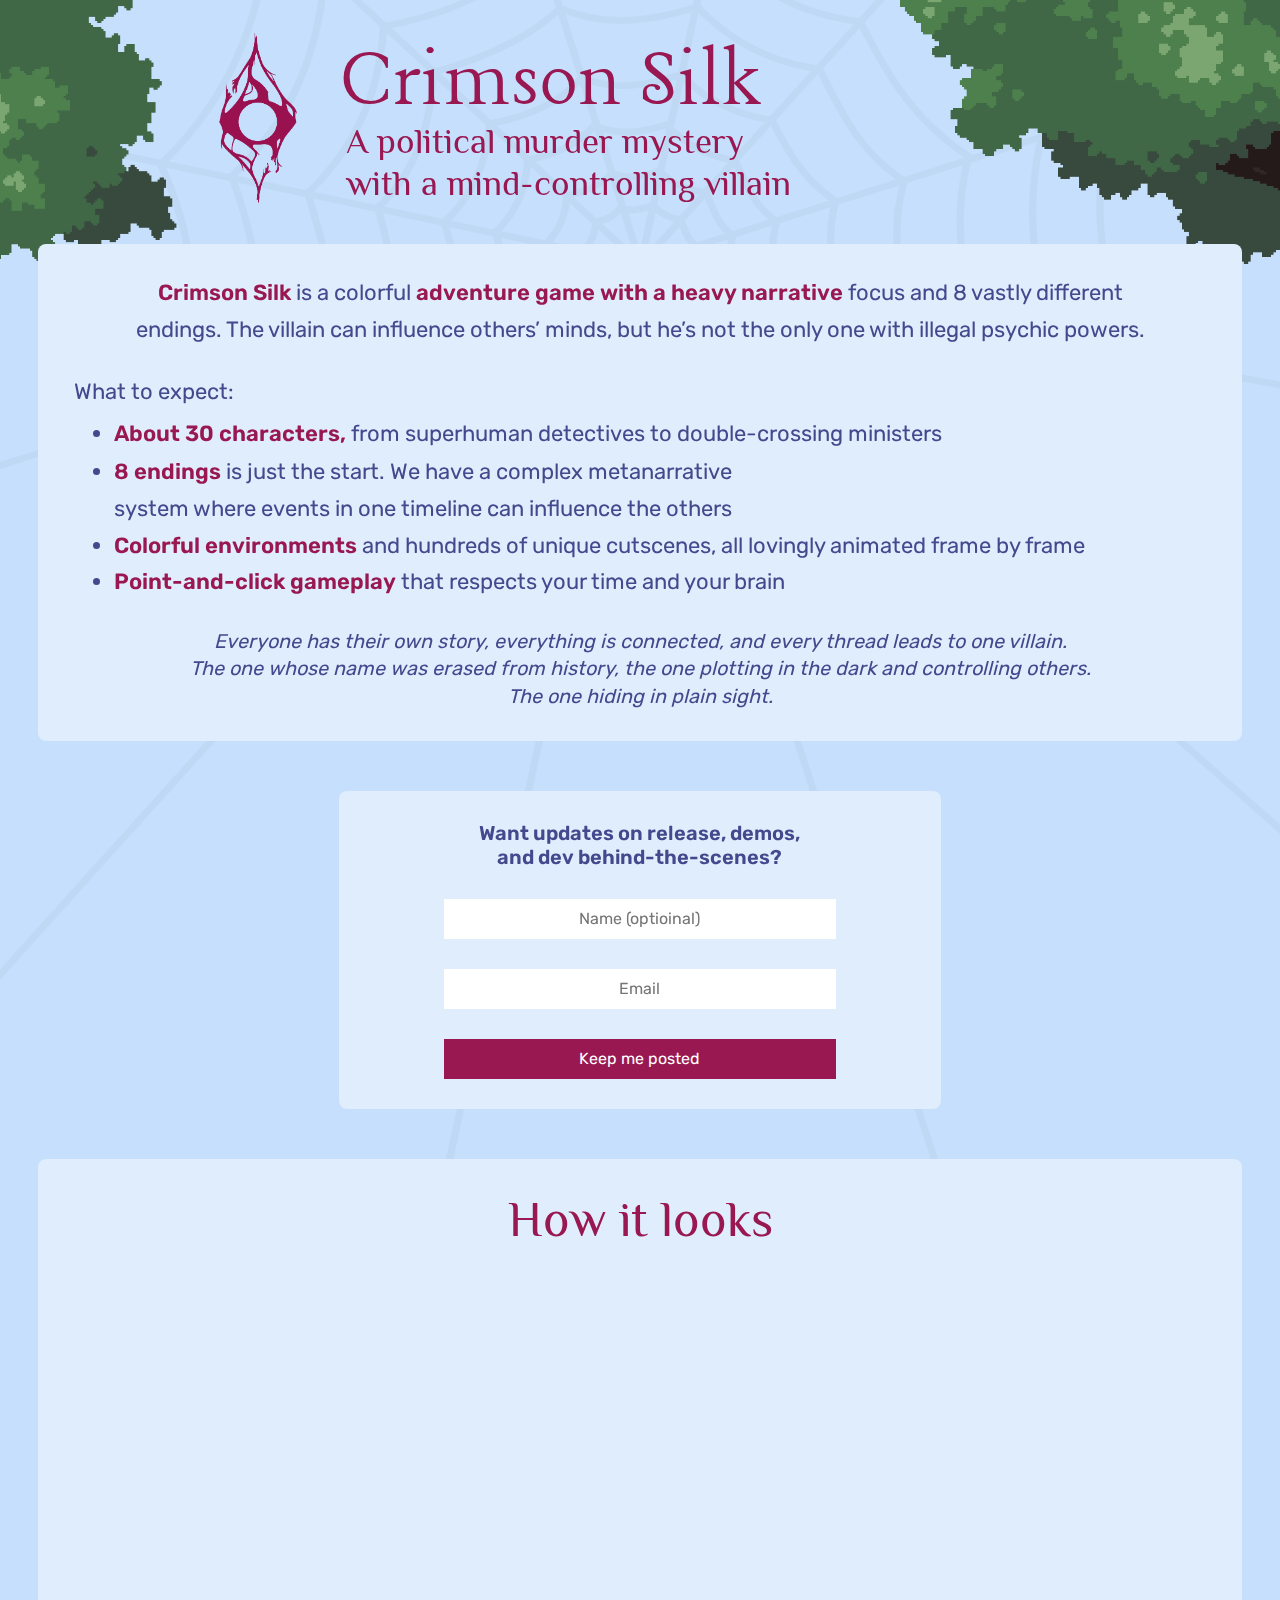
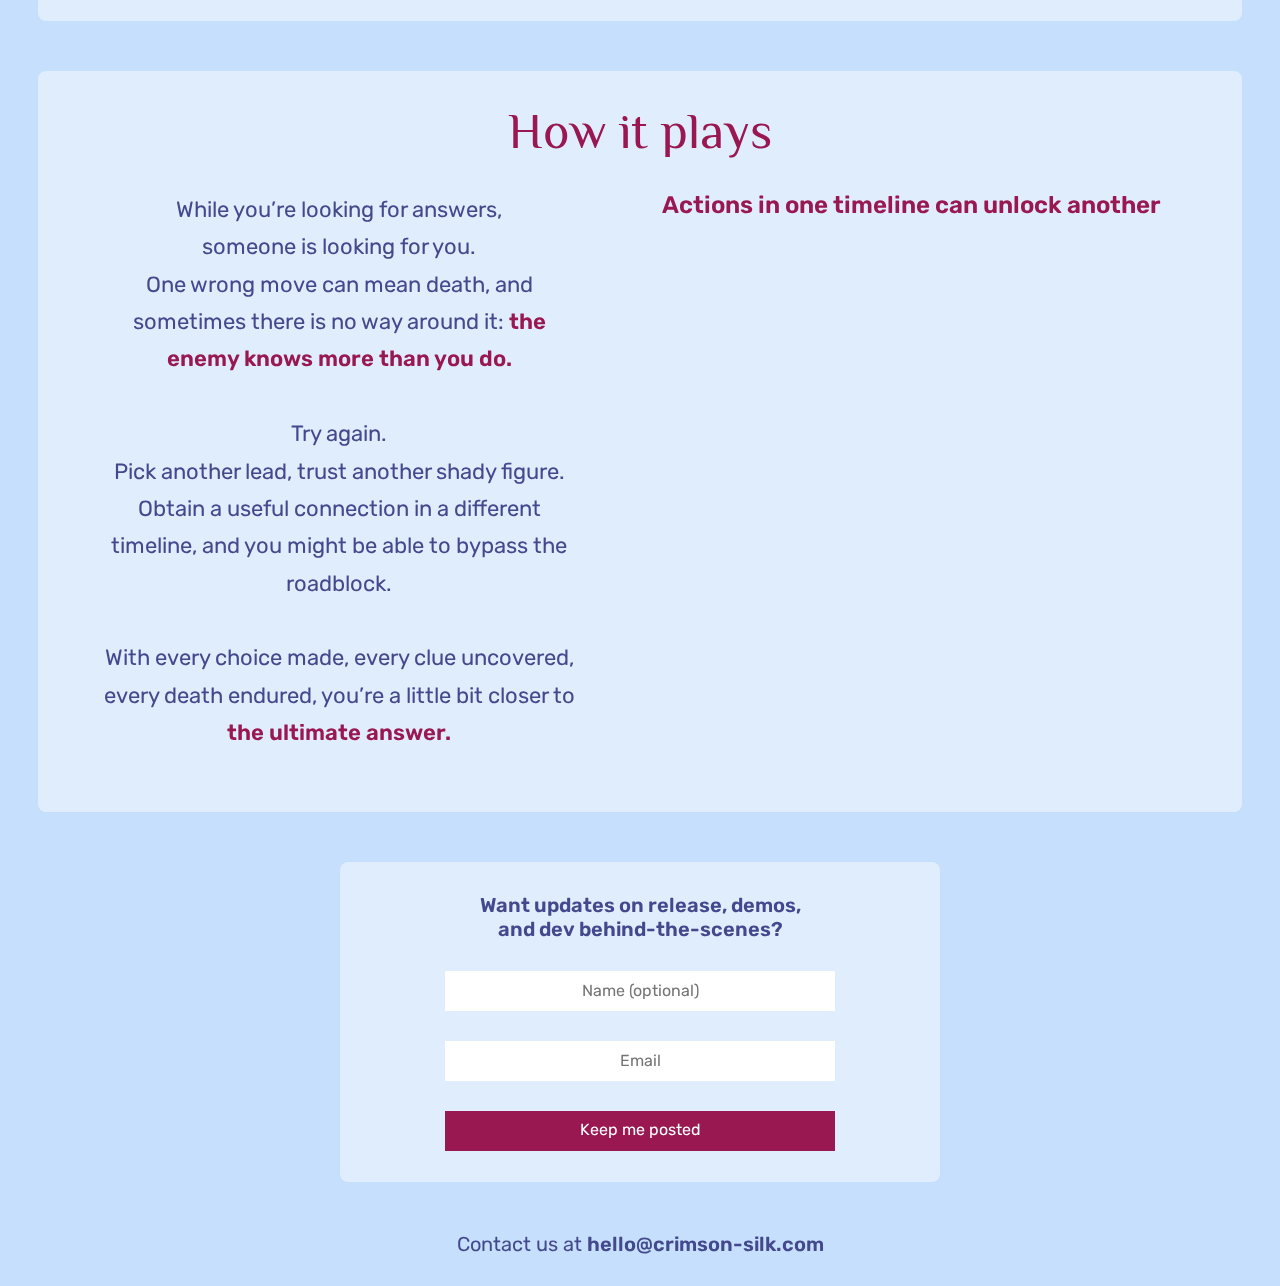
<file: index.html>
<!doctype html>
<html
  lang="en"
  data-ws-project="876674fd-bdc2-4983-808c-c34267a1c7bb"
  data-ws-last-published="2025-04-15T17:50:51.704Z"
>
  <head>
    <link
      rel="stylesheet"
      type="text/css"
      href="/assets/static/app_generated_index-6937cd5a.Bmcjg0lp.css"
    />
    <meta charset="UTF-8" />
    <meta name="viewport" content="width=device-width,initial-scale=1" />
    <link
      rel="preload"
      as="image"
      imagesrcset="/assets/image_2025-03-27_16-34-44_(4)_j3m4WWABlTErcAgrOxSJt.png 16w, /assets/image_2025-03-27_16-34-44_(4)_j3m4WWABlTErcAgrOxSJt.png 32w, /assets/image_2025-03-27_16-34-44_(4)_j3m4WWABlTErcAgrOxSJt.png 48w, /assets/image_2025-03-27_16-34-44_(4)_j3m4WWABlTErcAgrOxSJt.png 64w, /assets/image_2025-03-27_16-34-44_(4)_j3m4WWABlTErcAgrOxSJt.png 96w, /assets/image_2025-03-27_16-34-44_(4)_j3m4WWABlTErcAgrOxSJt.png 128w, /assets/image_2025-03-27_16-34-44_(4)_j3m4WWABlTErcAgrOxSJt.png 256w, /assets/image_2025-03-27_16-34-44_(4)_j3m4WWABlTErcAgrOxSJt.png 384w, /assets/image_2025-03-27_16-34-44_(4)_j3m4WWABlTErcAgrOxSJt.png 640w, /assets/image_2025-03-27_16-34-44_(4)_j3m4WWABlTErcAgrOxSJt.png 750w, /assets/image_2025-03-27_16-34-44_(4)_j3m4WWABlTErcAgrOxSJt.png 828w, /assets/image_2025-03-27_16-34-44_(4)_j3m4WWABlTErcAgrOxSJt.png 1080w, /assets/image_2025-03-27_16-34-44_(4)_j3m4WWABlTErcAgrOxSJt.png 1200w, /assets/image_2025-03-27_16-34-44_(4)_j3m4WWABlTErcAgrOxSJt.png 1920w, /assets/image_2025-03-27_16-34-44_(4)_j3m4WWABlTErcAgrOxSJt.png 2048w, /assets/image_2025-03-27_16-34-44_(4)_j3m4WWABlTErcAgrOxSJt.png 3840w"
      imagesizes="100vw"
    />
    <link
      rel="preload"
      as="image"
      imagesrcset="/assets/image_2025-03-27_16-34-44_(3)_Q63PqAZxfCtdrkGpH-LcY.png 16w, /assets/image_2025-03-27_16-34-44_(3)_Q63PqAZxfCtdrkGpH-LcY.png 32w, /assets/image_2025-03-27_16-34-44_(3)_Q63PqAZxfCtdrkGpH-LcY.png 48w, /assets/image_2025-03-27_16-34-44_(3)_Q63PqAZxfCtdrkGpH-LcY.png 64w, /assets/image_2025-03-27_16-34-44_(3)_Q63PqAZxfCtdrkGpH-LcY.png 96w, /assets/image_2025-03-27_16-34-44_(3)_Q63PqAZxfCtdrkGpH-LcY.png 128w, /assets/image_2025-03-27_16-34-44_(3)_Q63PqAZxfCtdrkGpH-LcY.png 256w, /assets/image_2025-03-27_16-34-44_(3)_Q63PqAZxfCtdrkGpH-LcY.png 384w, /assets/image_2025-03-27_16-34-44_(3)_Q63PqAZxfCtdrkGpH-LcY.png 640w, /assets/image_2025-03-27_16-34-44_(3)_Q63PqAZxfCtdrkGpH-LcY.png 750w, /assets/image_2025-03-27_16-34-44_(3)_Q63PqAZxfCtdrkGpH-LcY.png 828w, /assets/image_2025-03-27_16-34-44_(3)_Q63PqAZxfCtdrkGpH-LcY.png 1080w, /assets/image_2025-03-27_16-34-44_(3)_Q63PqAZxfCtdrkGpH-LcY.png 1200w, /assets/image_2025-03-27_16-34-44_(3)_Q63PqAZxfCtdrkGpH-LcY.png 1920w, /assets/image_2025-03-27_16-34-44_(3)_Q63PqAZxfCtdrkGpH-LcY.png 2048w, /assets/image_2025-03-27_16-34-44_(3)_Q63PqAZxfCtdrkGpH-LcY.png 3840w"
      imagesizes="100vw"
    />
    <link
      rel="preload"
      as="image"
      imagesrcset="/assets/iron-dragon__2p4STuGckQyfBCt-rEFW.png 16w, /assets/iron-dragon__2p4STuGckQyfBCt-rEFW.png 32w, /assets/iron-dragon__2p4STuGckQyfBCt-rEFW.png 48w, /assets/iron-dragon__2p4STuGckQyfBCt-rEFW.png 64w, /assets/iron-dragon__2p4STuGckQyfBCt-rEFW.png 96w, /assets/iron-dragon__2p4STuGckQyfBCt-rEFW.png 128w, /assets/iron-dragon__2p4STuGckQyfBCt-rEFW.png 256w, /assets/iron-dragon__2p4STuGckQyfBCt-rEFW.png 384w, /assets/iron-dragon__2p4STuGckQyfBCt-rEFW.png 640w, /assets/iron-dragon__2p4STuGckQyfBCt-rEFW.png 750w, /assets/iron-dragon__2p4STuGckQyfBCt-rEFW.png 828w, /assets/iron-dragon__2p4STuGckQyfBCt-rEFW.png 1080w, /assets/iron-dragon__2p4STuGckQyfBCt-rEFW.png 1200w, /assets/iron-dragon__2p4STuGckQyfBCt-rEFW.png 1920w, /assets/iron-dragon__2p4STuGckQyfBCt-rEFW.png 2048w, /assets/iron-dragon__2p4STuGckQyfBCt-rEFW.png 3840w"
      imagesizes="100vw"
    />
    <link
      rel="preload"
      as="image"
      imagesrcset="/assets/mansion-standardized_Rtj3Ng1EQhvJRATOIpb8z.gif 16w, /assets/mansion-standardized_Rtj3Ng1EQhvJRATOIpb8z.gif 32w, /assets/mansion-standardized_Rtj3Ng1EQhvJRATOIpb8z.gif 48w, /assets/mansion-standardized_Rtj3Ng1EQhvJRATOIpb8z.gif 64w, /assets/mansion-standardized_Rtj3Ng1EQhvJRATOIpb8z.gif 96w, /assets/mansion-standardized_Rtj3Ng1EQhvJRATOIpb8z.gif 128w, /assets/mansion-standardized_Rtj3Ng1EQhvJRATOIpb8z.gif 256w, /assets/mansion-standardized_Rtj3Ng1EQhvJRATOIpb8z.gif 384w, /assets/mansion-standardized_Rtj3Ng1EQhvJRATOIpb8z.gif 640w, /assets/mansion-standardized_Rtj3Ng1EQhvJRATOIpb8z.gif 750w, /assets/mansion-standardized_Rtj3Ng1EQhvJRATOIpb8z.gif 828w, /assets/mansion-standardized_Rtj3Ng1EQhvJRATOIpb8z.gif 1080w, /assets/mansion-standardized_Rtj3Ng1EQhvJRATOIpb8z.gif 1200w, /assets/mansion-standardized_Rtj3Ng1EQhvJRATOIpb8z.gif 1920w, /assets/mansion-standardized_Rtj3Ng1EQhvJRATOIpb8z.gif 2048w, /assets/mansion-standardized_Rtj3Ng1EQhvJRATOIpb8z.gif 3840w"
      imagesizes="100vw"
    />
    <link
      rel="preload"
      as="image"
      imagesrcset="/assets/image_2025-03-27_16-34-44_(2)_EKPxDDujXggj2kSy9vUjQ.png 16w, /assets/image_2025-03-27_16-34-44_(2)_EKPxDDujXggj2kSy9vUjQ.png 32w, /assets/image_2025-03-27_16-34-44_(2)_EKPxDDujXggj2kSy9vUjQ.png 48w, /assets/image_2025-03-27_16-34-44_(2)_EKPxDDujXggj2kSy9vUjQ.png 64w, /assets/image_2025-03-27_16-34-44_(2)_EKPxDDujXggj2kSy9vUjQ.png 96w, /assets/image_2025-03-27_16-34-44_(2)_EKPxDDujXggj2kSy9vUjQ.png 128w, /assets/image_2025-03-27_16-34-44_(2)_EKPxDDujXggj2kSy9vUjQ.png 256w, /assets/image_2025-03-27_16-34-44_(2)_EKPxDDujXggj2kSy9vUjQ.png 384w, /assets/image_2025-03-27_16-34-44_(2)_EKPxDDujXggj2kSy9vUjQ.png 640w, /assets/image_2025-03-27_16-34-44_(2)_EKPxDDujXggj2kSy9vUjQ.png 750w, /assets/image_2025-03-27_16-34-44_(2)_EKPxDDujXggj2kSy9vUjQ.png 828w, /assets/image_2025-03-27_16-34-44_(2)_EKPxDDujXggj2kSy9vUjQ.png 1080w, /assets/image_2025-03-27_16-34-44_(2)_EKPxDDujXggj2kSy9vUjQ.png 1200w, /assets/image_2025-03-27_16-34-44_(2)_EKPxDDujXggj2kSy9vUjQ.png 1920w, /assets/image_2025-03-27_16-34-44_(2)_EKPxDDujXggj2kSy9vUjQ.png 2048w, /assets/image_2025-03-27_16-34-44_(2)_EKPxDDujXggj2kSy9vUjQ.png 3840w"
      imagesizes="100vw"
    />
    <link
      rel="preload"
      as="image"
      imagesrcset="/assets/image_2025-03-27_16-34-44_(5)_3gkDMustGsudRERrpaB7R.png 16w, /assets/image_2025-03-27_16-34-44_(5)_3gkDMustGsudRERrpaB7R.png 32w, /assets/image_2025-03-27_16-34-44_(5)_3gkDMustGsudRERrpaB7R.png 48w, /assets/image_2025-03-27_16-34-44_(5)_3gkDMustGsudRERrpaB7R.png 64w, /assets/image_2025-03-27_16-34-44_(5)_3gkDMustGsudRERrpaB7R.png 96w, /assets/image_2025-03-27_16-34-44_(5)_3gkDMustGsudRERrpaB7R.png 128w, /assets/image_2025-03-27_16-34-44_(5)_3gkDMustGsudRERrpaB7R.png 256w, /assets/image_2025-03-27_16-34-44_(5)_3gkDMustGsudRERrpaB7R.png 384w, /assets/image_2025-03-27_16-34-44_(5)_3gkDMustGsudRERrpaB7R.png 640w, /assets/image_2025-03-27_16-34-44_(5)_3gkDMustGsudRERrpaB7R.png 750w, /assets/image_2025-03-27_16-34-44_(5)_3gkDMustGsudRERrpaB7R.png 828w, /assets/image_2025-03-27_16-34-44_(5)_3gkDMustGsudRERrpaB7R.png 1080w, /assets/image_2025-03-27_16-34-44_(5)_3gkDMustGsudRERrpaB7R.png 1200w, /assets/image_2025-03-27_16-34-44_(5)_3gkDMustGsudRERrpaB7R.png 1920w, /assets/image_2025-03-27_16-34-44_(5)_3gkDMustGsudRERrpaB7R.png 2048w, /assets/image_2025-03-27_16-34-44_(5)_3gkDMustGsudRERrpaB7R.png 3840w"
      imagesizes="100vw"
    />
    <link
      rel="preload"
      as="image"
      imagesrcset="/assets/monument-shrunk_YDfXq7fKPVM1UHyuU-EmU.gif 16w, /assets/monument-shrunk_YDfXq7fKPVM1UHyuU-EmU.gif 32w, /assets/monument-shrunk_YDfXq7fKPVM1UHyuU-EmU.gif 48w, /assets/monument-shrunk_YDfXq7fKPVM1UHyuU-EmU.gif 64w, /assets/monument-shrunk_YDfXq7fKPVM1UHyuU-EmU.gif 96w, /assets/monument-shrunk_YDfXq7fKPVM1UHyuU-EmU.gif 128w, /assets/monument-shrunk_YDfXq7fKPVM1UHyuU-EmU.gif 256w, /assets/monument-shrunk_YDfXq7fKPVM1UHyuU-EmU.gif 384w, /assets/monument-shrunk_YDfXq7fKPVM1UHyuU-EmU.gif 640w, /assets/monument-shrunk_YDfXq7fKPVM1UHyuU-EmU.gif 750w, /assets/monument-shrunk_YDfXq7fKPVM1UHyuU-EmU.gif 828w, /assets/monument-shrunk_YDfXq7fKPVM1UHyuU-EmU.gif 1080w, /assets/monument-shrunk_YDfXq7fKPVM1UHyuU-EmU.gif 1200w, /assets/monument-shrunk_YDfXq7fKPVM1UHyuU-EmU.gif 1920w, /assets/monument-shrunk_YDfXq7fKPVM1UHyuU-EmU.gif 2048w, /assets/monument-shrunk_YDfXq7fKPVM1UHyuU-EmU.gif 3840w"
      imagesizes="100vw"
    />
    <link
      rel="preload"
      as="image"
      imagesrcset="/assets/mespa-slideshow_bHEEnYrg1pD6-W433OFV4.png 16w, /assets/mespa-slideshow_bHEEnYrg1pD6-W433OFV4.png 32w, /assets/mespa-slideshow_bHEEnYrg1pD6-W433OFV4.png 48w, /assets/mespa-slideshow_bHEEnYrg1pD6-W433OFV4.png 64w, /assets/mespa-slideshow_bHEEnYrg1pD6-W433OFV4.png 96w, /assets/mespa-slideshow_bHEEnYrg1pD6-W433OFV4.png 128w, /assets/mespa-slideshow_bHEEnYrg1pD6-W433OFV4.png 256w, /assets/mespa-slideshow_bHEEnYrg1pD6-W433OFV4.png 384w, /assets/mespa-slideshow_bHEEnYrg1pD6-W433OFV4.png 640w, /assets/mespa-slideshow_bHEEnYrg1pD6-W433OFV4.png 750w, /assets/mespa-slideshow_bHEEnYrg1pD6-W433OFV4.png 828w, /assets/mespa-slideshow_bHEEnYrg1pD6-W433OFV4.png 1080w, /assets/mespa-slideshow_bHEEnYrg1pD6-W433OFV4.png 1200w, /assets/mespa-slideshow_bHEEnYrg1pD6-W433OFV4.png 1920w, /assets/mespa-slideshow_bHEEnYrg1pD6-W433OFV4.png 2048w, /assets/mespa-slideshow_bHEEnYrg1pD6-W433OFV4.png 3840w"
      imagesizes="100vw"
    />
    <link
      rel="preload"
      as="image"
      imagesrcset="/assets/image_2025-03-27_16-34-45_3Bc7F7xVZ8aU_cRyHBGT5.png 16w, /assets/image_2025-03-27_16-34-45_3Bc7F7xVZ8aU_cRyHBGT5.png 32w, /assets/image_2025-03-27_16-34-45_3Bc7F7xVZ8aU_cRyHBGT5.png 48w, /assets/image_2025-03-27_16-34-45_3Bc7F7xVZ8aU_cRyHBGT5.png 64w, /assets/image_2025-03-27_16-34-45_3Bc7F7xVZ8aU_cRyHBGT5.png 96w, /assets/image_2025-03-27_16-34-45_3Bc7F7xVZ8aU_cRyHBGT5.png 128w, /assets/image_2025-03-27_16-34-45_3Bc7F7xVZ8aU_cRyHBGT5.png 256w, /assets/image_2025-03-27_16-34-45_3Bc7F7xVZ8aU_cRyHBGT5.png 384w, /assets/image_2025-03-27_16-34-45_3Bc7F7xVZ8aU_cRyHBGT5.png 640w, /assets/image_2025-03-27_16-34-45_3Bc7F7xVZ8aU_cRyHBGT5.png 750w, /assets/image_2025-03-27_16-34-45_3Bc7F7xVZ8aU_cRyHBGT5.png 828w, /assets/image_2025-03-27_16-34-45_3Bc7F7xVZ8aU_cRyHBGT5.png 1080w, /assets/image_2025-03-27_16-34-45_3Bc7F7xVZ8aU_cRyHBGT5.png 1200w, /assets/image_2025-03-27_16-34-45_3Bc7F7xVZ8aU_cRyHBGT5.png 1920w, /assets/image_2025-03-27_16-34-45_3Bc7F7xVZ8aU_cRyHBGT5.png 2048w, /assets/image_2025-03-27_16-34-45_3Bc7F7xVZ8aU_cRyHBGT5.png 3840w"
      imagesizes="100vw"
    />
    <meta property="og:url" content="https://url/" />
    <title>Crimson Silk</title>
    <meta property="og:title" content="Crimson Silk" />
    <meta property="og:type" content="website" />
    <meta property="og:site_name" content="Crimson Silk" />
    <meta name="robots" content="noindex, nofollow" />
    <link rel="icon" href="/assets/favicon_qrJ64vkOCXdRrwK-osPCw.png" />
    <link
      rel="preload"
      href="/assets/Rubik-SemiBold_ynKxJotlCb8xCsR0IsB3F.ttf"
      as="font"
      crossorigin="anonymous"
    />
    <link
      rel="preload"
      href="/assets/Philosopher-Regular_1KNqhlCBnfjxEJGDq3GtA.ttf"
      as="font"
      crossorigin="anonymous"
    />
    <link
      rel="preload"
      href="/assets/Rubik-Regular_p0U8UIIQ3XCTWA_7946AC.ttf"
      as="font"
      crossorigin="anonymous"
    />
    <link
      rel="preload"
      href="/assets/Lancelot-Regular_NusAJwBxiViikVpG8UyYF.ttf"
      as="font"
      crossorigin="anonymous"
    />
    <link
      rel="preload"
      href="/assets/Rubik-Light_qBawKvejJPTZa4uXNvqEA.ttf"
      as="font"
      crossorigin="anonymous"
    />
    <script type="application/ld+json">
      {
        "@context": "https://schema.org",
        "@type": "WebSite",
        "name": "Crimson Silk",
        "url": "https://url"
      }
    </script>
  </head>
  <body
    class="w-body cidaak7 cu6k458 cv2hkqf c1bzf81u c16uyabr cz901e2 c1lnvzzf ctqzlr1 cxwr3sb cnrnf1c c4ilm6h ctsejke crx9igo"
  >
    <div
      class="w-box c1ftvq4n cqmjode c1kgt9cc cgrszbu c1arp59a c1kul9ht c1h0ki2e c1qflpj3 c1lnvzzf cgac7s7 cz14njz c2yh4pf co0jr22"
    >
      <img
        alt=""
        width="1474"
        height="1100"
        src="/assets/tree2_VLJijp46EpRn4COpFbCoR.png"
        class="w-image cl752jv cfa7a9l cilflal cqqqur1 c1lqhn97 c1ogyz75 c12dhha3"
        sizes="100vw"
        srcset="
          /assets/tree2_VLJijp46EpRn4COpFbCoR.png   16w,
          /assets/tree2_VLJijp46EpRn4COpFbCoR.png   32w,
          /assets/tree2_VLJijp46EpRn4COpFbCoR.png   48w,
          /assets/tree2_VLJijp46EpRn4COpFbCoR.png   64w,
          /assets/tree2_VLJijp46EpRn4COpFbCoR.png   96w,
          /assets/tree2_VLJijp46EpRn4COpFbCoR.png  128w,
          /assets/tree2_VLJijp46EpRn4COpFbCoR.png  256w,
          /assets/tree2_VLJijp46EpRn4COpFbCoR.png  384w,
          /assets/tree2_VLJijp46EpRn4COpFbCoR.png  640w,
          /assets/tree2_VLJijp46EpRn4COpFbCoR.png  750w,
          /assets/tree2_VLJijp46EpRn4COpFbCoR.png  828w,
          /assets/tree2_VLJijp46EpRn4COpFbCoR.png 1080w,
          /assets/tree2_VLJijp46EpRn4COpFbCoR.png 1200w,
          /assets/tree2_VLJijp46EpRn4COpFbCoR.png 1920w,
          /assets/tree2_VLJijp46EpRn4COpFbCoR.png 2048w,
          /assets/tree2_VLJijp46EpRn4COpFbCoR.png 3840w
        "
        decoding="async"
        loading="lazy"
      />
      <div
        class="w-box c1cgoccf csrob2v cqlgcjh ctboiuc c5ln87m cwbc7o4 c7toif2 cnaofqy c1npner0 cblat7g c1vgdnae cn3amhy c1n48oha crdejm c1igym9j"
      >
        <img
          alt=""
          width="2560"
          height="2560"
          src="/assets/Spider-Web_FcA7YGMexvrMJ--v953XR.png"
          class="w-image cqlgcjh ctboiuc cpkoeef cblat7g c8qff21 c1bx1ux7 c5d20rb c5ln87m c1sioywo c132obp4 cbyxmcj chi7z3m cmuyar9 c1igym9j"
          sizes="100vw"
          srcset="
            /assets/Spider-Web_FcA7YGMexvrMJ--v953XR.png   16w,
            /assets/Spider-Web_FcA7YGMexvrMJ--v953XR.png   32w,
            /assets/Spider-Web_FcA7YGMexvrMJ--v953XR.png   48w,
            /assets/Spider-Web_FcA7YGMexvrMJ--v953XR.png   64w,
            /assets/Spider-Web_FcA7YGMexvrMJ--v953XR.png   96w,
            /assets/Spider-Web_FcA7YGMexvrMJ--v953XR.png  128w,
            /assets/Spider-Web_FcA7YGMexvrMJ--v953XR.png  256w,
            /assets/Spider-Web_FcA7YGMexvrMJ--v953XR.png  384w,
            /assets/Spider-Web_FcA7YGMexvrMJ--v953XR.png  640w,
            /assets/Spider-Web_FcA7YGMexvrMJ--v953XR.png  750w,
            /assets/Spider-Web_FcA7YGMexvrMJ--v953XR.png  828w,
            /assets/Spider-Web_FcA7YGMexvrMJ--v953XR.png 1080w,
            /assets/Spider-Web_FcA7YGMexvrMJ--v953XR.png 1200w,
            /assets/Spider-Web_FcA7YGMexvrMJ--v953XR.png 1920w,
            /assets/Spider-Web_FcA7YGMexvrMJ--v953XR.png 2048w,
            /assets/Spider-Web_FcA7YGMexvrMJ--v953XR.png 3840w
          "
          decoding="async"
          loading="lazy"
        />
      </div>
      <img
        alt=""
        width="1474"
        height="1060"
        src="/assets/tree1_EX3qrX7vH8Nb6w_dyzfjy.png"
        class="w-image cl752jv c1lyp6qd c132obp4 cobvief cfa7a9l cstahv0 co4iz5z c1ogyz75 c12dhha3"
        sizes="100vw"
        srcset="
          /assets/tree1_EX3qrX7vH8Nb6w_dyzfjy.png   16w,
          /assets/tree1_EX3qrX7vH8Nb6w_dyzfjy.png   32w,
          /assets/tree1_EX3qrX7vH8Nb6w_dyzfjy.png   48w,
          /assets/tree1_EX3qrX7vH8Nb6w_dyzfjy.png   64w,
          /assets/tree1_EX3qrX7vH8Nb6w_dyzfjy.png   96w,
          /assets/tree1_EX3qrX7vH8Nb6w_dyzfjy.png  128w,
          /assets/tree1_EX3qrX7vH8Nb6w_dyzfjy.png  256w,
          /assets/tree1_EX3qrX7vH8Nb6w_dyzfjy.png  384w,
          /assets/tree1_EX3qrX7vH8Nb6w_dyzfjy.png  640w,
          /assets/tree1_EX3qrX7vH8Nb6w_dyzfjy.png  750w,
          /assets/tree1_EX3qrX7vH8Nb6w_dyzfjy.png  828w,
          /assets/tree1_EX3qrX7vH8Nb6w_dyzfjy.png 1080w,
          /assets/tree1_EX3qrX7vH8Nb6w_dyzfjy.png 1200w,
          /assets/tree1_EX3qrX7vH8Nb6w_dyzfjy.png 1920w,
          /assets/tree1_EX3qrX7vH8Nb6w_dyzfjy.png 2048w,
          /assets/tree1_EX3qrX7vH8Nb6w_dyzfjy.png 3840w
        "
        decoding="async"
        loading="lazy"
      />
      <div
        class="w-box c18hvdxf c1wbxn5o cky17vs cpkoeef c82ig0x c891q67 c1ofg0io c1pnyicc c179gl69 c1irpy7a"
      >
        <img
          alt="Crimson Silk Logo"
          width="1334"
          height="1334"
          src="/assets/icon_STVvlLgY2-HBkZ-1orTKt.png"
          class="w-image c18xgcq8 c1igym9j c8qff21 cu49zb9 cqmjode ct22uno c1u25p1q c177ube0 c16ftrq8 cbyxmcj cyajgbt chtag4w c1tywmx c1tvswb0 cckoqas csqkzgk center"
          sizes="100vw"
          srcset="
            /assets/icon_STVvlLgY2-HBkZ-1orTKt.png   16w,
            /assets/icon_STVvlLgY2-HBkZ-1orTKt.png   32w,
            /assets/icon_STVvlLgY2-HBkZ-1orTKt.png   48w,
            /assets/icon_STVvlLgY2-HBkZ-1orTKt.png   64w,
            /assets/icon_STVvlLgY2-HBkZ-1orTKt.png   96w,
            /assets/icon_STVvlLgY2-HBkZ-1orTKt.png  128w,
            /assets/icon_STVvlLgY2-HBkZ-1orTKt.png  256w,
            /assets/icon_STVvlLgY2-HBkZ-1orTKt.png  384w,
            /assets/icon_STVvlLgY2-HBkZ-1orTKt.png  640w,
            /assets/icon_STVvlLgY2-HBkZ-1orTKt.png  750w,
            /assets/icon_STVvlLgY2-HBkZ-1orTKt.png  828w,
            /assets/icon_STVvlLgY2-HBkZ-1orTKt.png 1080w,
            /assets/icon_STVvlLgY2-HBkZ-1orTKt.png 1200w,
            /assets/icon_STVvlLgY2-HBkZ-1orTKt.png 1920w,
            /assets/icon_STVvlLgY2-HBkZ-1orTKt.png 2048w,
            /assets/icon_STVvlLgY2-HBkZ-1orTKt.png 3840w
          "
          decoding="async"
          loading="lazy"
        />
        <div class="w-box cm9gjmo cflf2sg c10c0d1y">
          <div
            class="w-text c18xgcq8 c1mt8mff cgac7s7 cz14njz c2yh4pf co0jr22 c1tjmhs7 c1ovzc2j cy3nth3 c19izn1c cpkoeef ck41tub c1xuf3vd c1a7sl0g cfnjpyd czv28uh cr4zvug c1wn3twf c5hmx1z"
          >
            Crimson Silk
          </div>
          <div
            class="w-text cos7wic c18xgcq8 cy3nth3 ca7j40d cgksa92 ci5v2et cubkvzx chtxu2y c66k6d0 text_en"
          >
            A political murder mystery with a mind‍-‍controlling villain
          </div>
          <div
            class="w-text cos7wic c18xgcq8 cy3nth3 cj808q8 c5ln87m cfu3zel ci5v2et c1675krx c1h4dch5 chtxu2y c66k6d0 text_ru"
          >
            Политический детектив, где злодей способен к контролю разума
          </div>
        </div>
      </div>
      <div
        class="w-box c12kcqox c1i1h3c cenkt3l c7euu6y c12hgoyo c1ivvgkd c1710j45 c4nu48v c16ftrq8 c18hvdxf c1p3q9wi c1uf6pta c1cqiqfs c15uvsqz cbfltde cxmeh5l c1l7587u c1i9ox0k cd4tj8d cv0pr1z c1wav303 c14ktli9 ctjrlq3 c18rlpw0 c1iujx7x ccvz377 c15lqhhh cc4nw0r cn3amhy cqmjode c1im4946 c1a5vxgu cjv4346"
      >
        <div
          class="w-box c12h4fac c12ksdit c13hsosx cneiphy cn3amhy c1p8uqfm chi7z3m c74a910 c1jhkvo3 c8mqsl6 c2f6ug cr2yxer cbzq1uj ctjrlq3 c18rlpw0 c1iujx7x ccvz377 co2045 camyhpa cq9u6pc c32do8o cip0p38 c8zkhel c1kvxl1g c5mhs8c c1k3mj85 cffazri"
        >
          <div
            class="w-text concc0e c8mqsl6 cflf2sg c10zb8by c1p3q9wi c1uf6pta c1jgav30 c1f5msuo cxi2f0b c1sdm9d cm9gjmo c12ksdit cympwz3 cbnv1e7 text_ru"
          >
            <b class="w-bold-text cy3nth3 c124zx2x">Crimson Silk</b> – это
            разноцветная<b class="w-bold-text cy3nth3 c124zx2x">
              приключенческая игра с глубоким сюжетом </b
            >и 8‍-‍ю принципиально разными концовками. Злодей способен подчинять
            себе чужой разум, но он – не единственный обладатель незаконных
            сверхспособностей.
          </div>
          <div
            class="w-text concc0e c8mqsl6 cflf2sg c10zb8by c1p3q9wi c1uf6pta c1jgav30 c1f5msuo cxi2f0b c1sdm9d cm9gjmo c12ksdit cbnv1e7 text_en"
          >
            <b class="w-bold-text cy3nth3">Crimson Silk</b> is a colorful
            <b class="w-bold-text cy3nth3"
              >adventure game with a heavy narrative</b
            >
            focus and 8 vastly different endings. The villain can influence
            others’ minds, but he’s not the only one with illegal psychic
            powers.
          </div>
          <div class="w-text ck9q32b c10zb8by cil3hrs cqer4fc cympwz3 text_ru">
            Что ожидать от игры:
          </div>
          <div class="w-text ck9q32b c10zb8by cil3hrs cqer4fc text_en">
            What to expect:
          </div>
          <ul
            class="w-list c1f5msuo c10zb8by c1fpwbgb cympwz3 c1soq5lb c18pa6j6 text_ru"
          >
            <li class="w-list-item c1xuf3vd c10zb8by cil3hrs c12ksdit">
              <b class="w-bold-text cy3nth3 cil3hrs">Около 30 персонажей,</b> от
              министров до копов и шпаны
            </li>
            <li class="w-list-item c1xuf3vd c10zb8by cil3hrs">
              <b class="w-bold-text cy3nth3">8 концовок</b> – только начало. В
              игре есть сложная метанарративная система, где события в одной
              временной линии влияют на другие
            </li>
            <li class="w-list-item c1xuf3vd c10zb8by cil3hrs">
              <b class="w-bold-text cy3nth3 cil3hrs">Яркие локации, </b>а также
              сотни уникальных катсцен с любовно прорисованной покадровой
              анимацией
            </li>
            <li class="w-list-item c1ej63hc c10zb8by cil3hrs">
              <b class="w-bold-text cy3nth3 cil3hrs"
                >Point-and-click геймплей </b
              >без типичных недостатков жанра
            </li>
          </ul>
          <ul
            class="w-list c1f5msuo c10zb8by c1fpwbgb c1soq5lb c18pa6j6 text_en"
          >
            <li class="w-list-item c1xuf3vd c10zb8by cil3hrs c12ksdit">
              <span class="w-text"
                ><b class="w-bold-text cy3nth3">About 30 characters,</b> from
                superhuman detectives to double-crossing ministers</span
              >
            </li>
            <li class="w-list-item c1xuf3vd c10zb8by cil3hrs">
              <b class="w-bold-text cy3nth3">8 endings</b> is just the start. We
              have a complex metanarrative system where events in one timeline
              can influence the others
            </li>
            <li class="w-list-item c1xuf3vd c10zb8by cil3hrs">
              <b class="w-bold-text cy3nth3">Colorful environments</b> and
              hundreds of unique cutscenes, all lovingly animated frame by frame
            </li>
            <li class="w-list-item c1ej63hc c10zb8by cil3hrs">
              <b class="w-bold-text cy3nth3">Point-and-click gameplay</b> that
              respects your time and your brain
            </li>
          </ul>
          <div
            class="w-text cil3hrs concc0e cb5jl11 cm9gjmo cg3rhqp cflf2sg c15lqhhh cc4nw0r cympwz3 c1soq5lb c12dhha3 text_ru"
          >
            <i class="w-italic-text c10zb8by">У каждого </i>–<i
              class="w-italic-text"
              > своя история. Всё связано. Все нити ведут к одному злодею.</i
            ><br /><i class="w-italic-text c10zb8by"
              >К тому, кто плетёт заговоры во тьме и творит зло чужими
              руками.</i
            ><br /><i class="w-italic-text"
              >К тому, чьё имя давно забыто, тому, кто прячется у всех на
              виду.</i
            >
          </div>
          <div
            class="w-text cil3hrs concc0e cb5jl11 cm9gjmo cg3rhqp cflf2sg c15lqhhh cc4nw0r c1soq5lb c12dhha3 text_en"
          >
            <i class="w-italic-text"
              >Everyone has their own story, everything is connected, and every
              thread leads to one villain.</i
            ><br /><i class="w-italic-text"
              >The one whose name was erased from history, the one plotting in
              the dark and controlling others.</i
            ><br /><i class="w-italic-text">The one hiding in plain sight.</i>
          </div>
        </div>
        <div
          class="w-box c1u25p1q c5d20rb c196k4w5 cuuluhe c1igwlyq c152mta4 c82ig0x c7toif2 c12h4fac c8mqsl6 c12ksdit concc0e cvuvic2 c74a910 c1ll8i4o ctjrlq3 c18rlpw0 c1iujx7x ccvz377 c1x4wny2 c1k2uivk c1yh0e73 czffcnp cjv4346 cq9u6pc c32do8o c1frf59f c1luuy5 c1h5fyah c1o1fkhk c1fq5vfo"
        >
          <div
            class="w-text c1fpwbgb c1o3wnn5 c17694s5 cm9gjmo c1g27s2s cympwz3 c1soq5lb c11782bi c1h4dch5 text_ru"
          >
            <b id="" class="w-bold-text c10zb8by concc0e cflf2sg"
              >Хотите получать новости о</b
            >
            <b class="w-bold-text c1soq5lb"
              >релизах, демо и доступ в закулисье разработки?</b
            >
          </div>
          <div
            id=""
            class="w-text c1fpwbgb c1o3wnn5 c1j08aew c17694s5 cm9gjmo c1h4dch5 text_en"
          >
            <b class="w-bold-text">Want updates on release, demos,</b><br /><b
              class="w-bold-text"
              >and dev behind-the-scenes?</b
            >
          </div>
          <form
            class="w-form cflf2sg cm9gjmo cqmjode cympwz3 cwzdr3x text_ru"
            action="https://api.staticforms.xyz/submit"
            method="post"
          >
            <input
              placeholder="Имя (необязательно)"
              id=""
              class="w-text-input c1lyp6qd c10c0d1y c1r1a3lp concc0e c18mk3ok cvkj24n cgac7s7 cz14njz c2yh4pf co0jr22 cv2hkqf c1bzf81u c16uyabr cz901e2 cflf2sg c12ksdit ctjrlq3 c18rlpw0 c1iujx7x ccvz377 c1k6zqse c9awg10"
              type="text"
              name="name"
            /><input
              placeholder="Email"
              required=""
              class="w-text-input c1lyp6qd c10c0d1y c1r1a3lp concc0e c18mk3ok cqh9p18 c1ke82sb c8qc7f9 cuinlji cgac7s7 cz14njz c2yh4pf co0jr22 cflf2sg cbwumg1 c1k6zqse c9awg10"
              type="text"
              name="email"
            /><input
              placeholder=""
              class="w-text-input c1lyp6qd c10c0d1y c1r1a3lp concc0e c5ln87m"
              type="hidden"
              name="accessKey"
              value="8ef8d249-816e-4c26-b6b5-fcd1911eeec6"
            /><input
              placeholder=""
              class="w-text-input c1lyp6qd c10c0d1y c1r1a3lp concc0e c5ln87m"
              type="hidden"
              name="subject"
              value="EMAIL_LIST_SUBMISSION"
            /><input
              placeholder=""
              class="w-text-input c1lyp6qd c10c0d1y c1r1a3lp concc0e c5ln87m"
              type="hidden"
              name="replyTo"
              value="@"
            /><button
              type="submit"
              class="w-button c1r1a3lp c18mk3ok c1lyp6qd c10c0d1y c7lt9va c1vvkcvk c1ufsl1h co8gko9 czvlxi0 cyhwhra c11kafvl c9awg10"
            >
              Хочу
            </button>
          </form>
          <form
            class="w-form cflf2sg cm9gjmo cqmjode cwzdr3x text_en"
            action="https://api.staticforms.xyz/submit"
            method="post"
          >
            <input
              placeholder="Name (optioinal)"
              id=""
              class="w-text-input c1lyp6qd c10c0d1y c1r1a3lp concc0e c18mk3ok cvkj24n cgac7s7 cz14njz c2yh4pf co0jr22 cv2hkqf c1bzf81u c16uyabr cz901e2 cflf2sg c12ksdit ctjrlq3 c18rlpw0 c1iujx7x ccvz377 c1k6zqse c9awg10"
              type="text"
              name="name"
            /><input
              placeholder="Email"
              required=""
              class="w-text-input c1lyp6qd c10c0d1y c1r1a3lp concc0e c18mk3ok cqh9p18 c1ke82sb c8qc7f9 cuinlji cgac7s7 cz14njz c2yh4pf co0jr22 cflf2sg cbwumg1 c1k6zqse c9awg10"
              type="text"
              name="email"
            /><input
              placeholder=""
              class="w-text-input c1lyp6qd c10c0d1y c1r1a3lp concc0e c5ln87m"
              type="hidden"
              name="accessKey"
              value="8ef8d249-816e-4c26-b6b5-fcd1911eeec6"
            /><input
              placeholder=""
              class="w-text-input c1lyp6qd c10c0d1y c1r1a3lp concc0e c5ln87m"
              type="hidden"
              name="subject"
              value="EMAIL_LIST_SUBMISSION"
            /><input
              placeholder=""
              class="w-text-input c1lyp6qd c10c0d1y c1r1a3lp concc0e c5ln87m"
              type="hidden"
              name="replyTo"
              value="@"
            /><button
              type="submit"
              class="w-button c1r1a3lp c18mk3ok c1lyp6qd c10c0d1y c7lt9va c1vvkcvk c1ufsl1h co8gko9 czvlxi0 cyhwhra c11kafvl c9awg10"
            >
              Keep me posted
            </button>
          </form>
        </div>
      </div>
      <div
        class="w-box c1jhkvo3 c15lqhhh cc4nw0r c12h4fac ctjrlq3 c18rlpw0 c1iujx7x ccvz377 c1g27s2s c1e4jk8h c14ktli9 c1lvxzub c1o1fkhk"
      >
        <div
          class="w-text cy3nth3 concc0e cx7vmna cos7wic c1g27s2s c1yukw64 c924f7b cxi2f0b c1sdm9d cympwz3 c1bf6dau cm7xdmg cek1um7 ce366g5 text_ru"
        >
          Галерея
        </div>
        <div
          class="w-text cy3nth3 concc0e cx7vmna cos7wic c1g27s2s c1yukw64 c924f7b cxi2f0b c1sdm9d c1bf6dau cm7xdmg cek1um7 ce366g5 text_en"
        >
          How it looks
        </div>
        <div
          class="w-box cct3zo2 c7toif2 ctnb0f5 cbc2xkk csutwyb cn3amhy c17fc7bc c1lyp6qd c10c0d1y cgac7s7 cz14njz c2yh4pf co0jr22 ctjrlq3 c18rlpw0 c1iujx7x ccvz377"
        >
          <div
            class="w-box c179kmwl c1lyp6qd c10c0d1y c18hvdxf cy6xfxz cvg9x62 ctjrlq3 c18rlpw0 c1iujx7x ccvz377 cgac7s7 cz14njz c2yh4pf co0jr22 c1k7munp c1um8yg9 cz61szf c11yffn6 c3p8uah"
          >
            <div
              data-slides-per-view="auto"
              data-infinite-loop="true"
              data-autoplay="true"
              data-nav="true"
              data-nav-next-el=".swiper-button-next"
              data-nav-prev-el=".swiper-button-prev"
              data-swiper="true"
              data-slider-speed="500"
              data-autoplay-delay=""
              class="w-box cn3amhy cqmjode c1lyp6qd c10c0d1y c151obgz c1762dkg c4ilm6h c1oc2q2r c1cgoccf ctnb0f5 c12s044s c82ig0x c1omiq5k ctjrlq3 c18rlpw0 c1iujx7x ccvz377 swiper swiper-c-auto"
            >
              <div
                id="ingame-art-slides"
                class="w-box c1cgoccf cy6xfxz c151obgz c1omiq5k c18hvdxf cwbc7o4 c891q67 cn3amhy c1o4gjiw c15lda8j swiper-wrapper"
              >
                <div
                  class="w-box c9n9ou4 c1i7mi4c c1jhkvo3 c1wc1y1i c1ogctuw c177ube0 c16ftrq8 c1m1vtka c1rstig4 cnl7dbf c1j208nn swiper-slide"
                >
                  <img
                    alt=""
                    width="1600"
                    height="900"
                    src="/assets/image_2025-03-27_16-34-44_(4)_j3m4WWABlTErcAgrOxSJt.png"
                    class="w-image c1u25p1q c1jhkvo3 cbzq1uj cblat7g"
                    sizes="100vw"
                    srcset="
                      /assets/image_2025-03-27_16-34-44_(4)_j3m4WWABlTErcAgrOxSJt.png   16w,
                      /assets/image_2025-03-27_16-34-44_(4)_j3m4WWABlTErcAgrOxSJt.png   32w,
                      /assets/image_2025-03-27_16-34-44_(4)_j3m4WWABlTErcAgrOxSJt.png   48w,
                      /assets/image_2025-03-27_16-34-44_(4)_j3m4WWABlTErcAgrOxSJt.png   64w,
                      /assets/image_2025-03-27_16-34-44_(4)_j3m4WWABlTErcAgrOxSJt.png   96w,
                      /assets/image_2025-03-27_16-34-44_(4)_j3m4WWABlTErcAgrOxSJt.png  128w,
                      /assets/image_2025-03-27_16-34-44_(4)_j3m4WWABlTErcAgrOxSJt.png  256w,
                      /assets/image_2025-03-27_16-34-44_(4)_j3m4WWABlTErcAgrOxSJt.png  384w,
                      /assets/image_2025-03-27_16-34-44_(4)_j3m4WWABlTErcAgrOxSJt.png  640w,
                      /assets/image_2025-03-27_16-34-44_(4)_j3m4WWABlTErcAgrOxSJt.png  750w,
                      /assets/image_2025-03-27_16-34-44_(4)_j3m4WWABlTErcAgrOxSJt.png  828w,
                      /assets/image_2025-03-27_16-34-44_(4)_j3m4WWABlTErcAgrOxSJt.png 1080w,
                      /assets/image_2025-03-27_16-34-44_(4)_j3m4WWABlTErcAgrOxSJt.png 1200w,
                      /assets/image_2025-03-27_16-34-44_(4)_j3m4WWABlTErcAgrOxSJt.png 1920w,
                      /assets/image_2025-03-27_16-34-44_(4)_j3m4WWABlTErcAgrOxSJt.png 2048w,
                      /assets/image_2025-03-27_16-34-44_(4)_j3m4WWABlTErcAgrOxSJt.png 3840w
                    "
                    decoding="async"
                    loading="eager"
                  />
                </div>
                <div
                  class="w-box c9n9ou4 c1i7mi4c c1jhkvo3 c1wc1y1i c1ogctuw c177ube0 c16ftrq8 c1m1vtka c1rstig4 cnl7dbf c1j208nn swiper-slide"
                >
                  <img
                    alt=""
                    width="1264"
                    height="711"
                    src="/assets/image_2025-03-27_16-34-44_(3)_Q63PqAZxfCtdrkGpH-LcY.png"
                    class="w-image c1u25p1q c1jhkvo3 cbzq1uj cblat7g"
                    sizes="100vw"
                    srcset="
                      /assets/image_2025-03-27_16-34-44_(3)_Q63PqAZxfCtdrkGpH-LcY.png   16w,
                      /assets/image_2025-03-27_16-34-44_(3)_Q63PqAZxfCtdrkGpH-LcY.png   32w,
                      /assets/image_2025-03-27_16-34-44_(3)_Q63PqAZxfCtdrkGpH-LcY.png   48w,
                      /assets/image_2025-03-27_16-34-44_(3)_Q63PqAZxfCtdrkGpH-LcY.png   64w,
                      /assets/image_2025-03-27_16-34-44_(3)_Q63PqAZxfCtdrkGpH-LcY.png   96w,
                      /assets/image_2025-03-27_16-34-44_(3)_Q63PqAZxfCtdrkGpH-LcY.png  128w,
                      /assets/image_2025-03-27_16-34-44_(3)_Q63PqAZxfCtdrkGpH-LcY.png  256w,
                      /assets/image_2025-03-27_16-34-44_(3)_Q63PqAZxfCtdrkGpH-LcY.png  384w,
                      /assets/image_2025-03-27_16-34-44_(3)_Q63PqAZxfCtdrkGpH-LcY.png  640w,
                      /assets/image_2025-03-27_16-34-44_(3)_Q63PqAZxfCtdrkGpH-LcY.png  750w,
                      /assets/image_2025-03-27_16-34-44_(3)_Q63PqAZxfCtdrkGpH-LcY.png  828w,
                      /assets/image_2025-03-27_16-34-44_(3)_Q63PqAZxfCtdrkGpH-LcY.png 1080w,
                      /assets/image_2025-03-27_16-34-44_(3)_Q63PqAZxfCtdrkGpH-LcY.png 1200w,
                      /assets/image_2025-03-27_16-34-44_(3)_Q63PqAZxfCtdrkGpH-LcY.png 1920w,
                      /assets/image_2025-03-27_16-34-44_(3)_Q63PqAZxfCtdrkGpH-LcY.png 2048w,
                      /assets/image_2025-03-27_16-34-44_(3)_Q63PqAZxfCtdrkGpH-LcY.png 3840w
                    "
                    decoding="async"
                    loading="eager"
                  />
                </div>
                <div
                  class="w-box c9n9ou4 c1i7mi4c c1jhkvo3 c1wc1y1i c1ogctuw c177ube0 c16ftrq8 c1m1vtka c1rstig4 cnl7dbf c1j208nn swiper-slide"
                >
                  <img
                    alt=""
                    width="1872"
                    height="1053"
                    src="/assets/iron-dragon__2p4STuGckQyfBCt-rEFW.png"
                    class="w-image c1u25p1q c1jhkvo3 cbzq1uj cblat7g"
                    sizes="100vw"
                    srcset="
                      /assets/iron-dragon__2p4STuGckQyfBCt-rEFW.png   16w,
                      /assets/iron-dragon__2p4STuGckQyfBCt-rEFW.png   32w,
                      /assets/iron-dragon__2p4STuGckQyfBCt-rEFW.png   48w,
                      /assets/iron-dragon__2p4STuGckQyfBCt-rEFW.png   64w,
                      /assets/iron-dragon__2p4STuGckQyfBCt-rEFW.png   96w,
                      /assets/iron-dragon__2p4STuGckQyfBCt-rEFW.png  128w,
                      /assets/iron-dragon__2p4STuGckQyfBCt-rEFW.png  256w,
                      /assets/iron-dragon__2p4STuGckQyfBCt-rEFW.png  384w,
                      /assets/iron-dragon__2p4STuGckQyfBCt-rEFW.png  640w,
                      /assets/iron-dragon__2p4STuGckQyfBCt-rEFW.png  750w,
                      /assets/iron-dragon__2p4STuGckQyfBCt-rEFW.png  828w,
                      /assets/iron-dragon__2p4STuGckQyfBCt-rEFW.png 1080w,
                      /assets/iron-dragon__2p4STuGckQyfBCt-rEFW.png 1200w,
                      /assets/iron-dragon__2p4STuGckQyfBCt-rEFW.png 1920w,
                      /assets/iron-dragon__2p4STuGckQyfBCt-rEFW.png 2048w,
                      /assets/iron-dragon__2p4STuGckQyfBCt-rEFW.png 3840w
                    "
                    decoding="async"
                    loading="eager"
                  />
                </div>
                <div
                  class="w-box c9n9ou4 c1i7mi4c c1jhkvo3 c1wc1y1i c1ogctuw c177ube0 c16ftrq8 c1m1vtka c1rstig4 cnl7dbf c1j208nn swiper-slide"
                >
                  <img
                    alt=""
                    width="1920"
                    height="1080"
                    src="/assets/mansion-standardized_Rtj3Ng1EQhvJRATOIpb8z.gif"
                    class="w-image c1jhkvo3 cblat7g"
                    sizes="100vw"
                    srcset="
                      /assets/mansion-standardized_Rtj3Ng1EQhvJRATOIpb8z.gif   16w,
                      /assets/mansion-standardized_Rtj3Ng1EQhvJRATOIpb8z.gif   32w,
                      /assets/mansion-standardized_Rtj3Ng1EQhvJRATOIpb8z.gif   48w,
                      /assets/mansion-standardized_Rtj3Ng1EQhvJRATOIpb8z.gif   64w,
                      /assets/mansion-standardized_Rtj3Ng1EQhvJRATOIpb8z.gif   96w,
                      /assets/mansion-standardized_Rtj3Ng1EQhvJRATOIpb8z.gif  128w,
                      /assets/mansion-standardized_Rtj3Ng1EQhvJRATOIpb8z.gif  256w,
                      /assets/mansion-standardized_Rtj3Ng1EQhvJRATOIpb8z.gif  384w,
                      /assets/mansion-standardized_Rtj3Ng1EQhvJRATOIpb8z.gif  640w,
                      /assets/mansion-standardized_Rtj3Ng1EQhvJRATOIpb8z.gif  750w,
                      /assets/mansion-standardized_Rtj3Ng1EQhvJRATOIpb8z.gif  828w,
                      /assets/mansion-standardized_Rtj3Ng1EQhvJRATOIpb8z.gif 1080w,
                      /assets/mansion-standardized_Rtj3Ng1EQhvJRATOIpb8z.gif 1200w,
                      /assets/mansion-standardized_Rtj3Ng1EQhvJRATOIpb8z.gif 1920w,
                      /assets/mansion-standardized_Rtj3Ng1EQhvJRATOIpb8z.gif 2048w,
                      /assets/mansion-standardized_Rtj3Ng1EQhvJRATOIpb8z.gif 3840w
                    "
                    decoding="async"
                    loading="eager"
                  />
                </div>
                <div
                  class="w-box c9n9ou4 c1i7mi4c c1jhkvo3 c1wc1y1i c1ogctuw c177ube0 c16ftrq8 c1m1vtka c1rstig4 cnl7dbf c1j208nn swiper-slide"
                >
                  <img
                    alt=""
                    width="1712"
                    height="963"
                    src="/assets/image_2025-03-27_16-34-44_(2)_EKPxDDujXggj2kSy9vUjQ.png"
                    class="w-image cbzq1uj c1u25p1q c1jhkvo3 cblat7g"
                    sizes="100vw"
                    srcset="
                      /assets/image_2025-03-27_16-34-44_(2)_EKPxDDujXggj2kSy9vUjQ.png   16w,
                      /assets/image_2025-03-27_16-34-44_(2)_EKPxDDujXggj2kSy9vUjQ.png   32w,
                      /assets/image_2025-03-27_16-34-44_(2)_EKPxDDujXggj2kSy9vUjQ.png   48w,
                      /assets/image_2025-03-27_16-34-44_(2)_EKPxDDujXggj2kSy9vUjQ.png   64w,
                      /assets/image_2025-03-27_16-34-44_(2)_EKPxDDujXggj2kSy9vUjQ.png   96w,
                      /assets/image_2025-03-27_16-34-44_(2)_EKPxDDujXggj2kSy9vUjQ.png  128w,
                      /assets/image_2025-03-27_16-34-44_(2)_EKPxDDujXggj2kSy9vUjQ.png  256w,
                      /assets/image_2025-03-27_16-34-44_(2)_EKPxDDujXggj2kSy9vUjQ.png  384w,
                      /assets/image_2025-03-27_16-34-44_(2)_EKPxDDujXggj2kSy9vUjQ.png  640w,
                      /assets/image_2025-03-27_16-34-44_(2)_EKPxDDujXggj2kSy9vUjQ.png  750w,
                      /assets/image_2025-03-27_16-34-44_(2)_EKPxDDujXggj2kSy9vUjQ.png  828w,
                      /assets/image_2025-03-27_16-34-44_(2)_EKPxDDujXggj2kSy9vUjQ.png 1080w,
                      /assets/image_2025-03-27_16-34-44_(2)_EKPxDDujXggj2kSy9vUjQ.png 1200w,
                      /assets/image_2025-03-27_16-34-44_(2)_EKPxDDujXggj2kSy9vUjQ.png 1920w,
                      /assets/image_2025-03-27_16-34-44_(2)_EKPxDDujXggj2kSy9vUjQ.png 2048w,
                      /assets/image_2025-03-27_16-34-44_(2)_EKPxDDujXggj2kSy9vUjQ.png 3840w
                    "
                    decoding="async"
                    loading="eager"
                  />
                </div>
                <div
                  class="w-box c9n9ou4 c1i7mi4c c1jhkvo3 c1wc1y1i c1ogctuw c177ube0 c16ftrq8 c1m1vtka c1rstig4 cnl7dbf c1j208nn swiper-slide"
                >
                  <img
                    alt=""
                    width="1584"
                    height="891"
                    src="/assets/image_2025-03-27_16-34-44_(5)_3gkDMustGsudRERrpaB7R.png"
                    class="w-image c1u25p1q c1jhkvo3 cbzq1uj cblat7g"
                    sizes="100vw"
                    srcset="
                      /assets/image_2025-03-27_16-34-44_(5)_3gkDMustGsudRERrpaB7R.png   16w,
                      /assets/image_2025-03-27_16-34-44_(5)_3gkDMustGsudRERrpaB7R.png   32w,
                      /assets/image_2025-03-27_16-34-44_(5)_3gkDMustGsudRERrpaB7R.png   48w,
                      /assets/image_2025-03-27_16-34-44_(5)_3gkDMustGsudRERrpaB7R.png   64w,
                      /assets/image_2025-03-27_16-34-44_(5)_3gkDMustGsudRERrpaB7R.png   96w,
                      /assets/image_2025-03-27_16-34-44_(5)_3gkDMustGsudRERrpaB7R.png  128w,
                      /assets/image_2025-03-27_16-34-44_(5)_3gkDMustGsudRERrpaB7R.png  256w,
                      /assets/image_2025-03-27_16-34-44_(5)_3gkDMustGsudRERrpaB7R.png  384w,
                      /assets/image_2025-03-27_16-34-44_(5)_3gkDMustGsudRERrpaB7R.png  640w,
                      /assets/image_2025-03-27_16-34-44_(5)_3gkDMustGsudRERrpaB7R.png  750w,
                      /assets/image_2025-03-27_16-34-44_(5)_3gkDMustGsudRERrpaB7R.png  828w,
                      /assets/image_2025-03-27_16-34-44_(5)_3gkDMustGsudRERrpaB7R.png 1080w,
                      /assets/image_2025-03-27_16-34-44_(5)_3gkDMustGsudRERrpaB7R.png 1200w,
                      /assets/image_2025-03-27_16-34-44_(5)_3gkDMustGsudRERrpaB7R.png 1920w,
                      /assets/image_2025-03-27_16-34-44_(5)_3gkDMustGsudRERrpaB7R.png 2048w,
                      /assets/image_2025-03-27_16-34-44_(5)_3gkDMustGsudRERrpaB7R.png 3840w
                    "
                    decoding="async"
                    loading="eager"
                  />
                </div>
                <div
                  class="w-box c9n9ou4 c1i7mi4c c1jhkvo3 c1wc1y1i c1ogctuw c177ube0 c16ftrq8 c1m1vtka c1rstig4 cnl7dbf c1j208nn swiper-slide"
                >
                  <img
                    alt=""
                    width="1920"
                    height="1080"
                    src="/assets/monument-shrunk_YDfXq7fKPVM1UHyuU-EmU.gif"
                    class="w-image c1jhkvo3 cblat7g"
                    sizes="100vw"
                    srcset="
                      /assets/monument-shrunk_YDfXq7fKPVM1UHyuU-EmU.gif   16w,
                      /assets/monument-shrunk_YDfXq7fKPVM1UHyuU-EmU.gif   32w,
                      /assets/monument-shrunk_YDfXq7fKPVM1UHyuU-EmU.gif   48w,
                      /assets/monument-shrunk_YDfXq7fKPVM1UHyuU-EmU.gif   64w,
                      /assets/monument-shrunk_YDfXq7fKPVM1UHyuU-EmU.gif   96w,
                      /assets/monument-shrunk_YDfXq7fKPVM1UHyuU-EmU.gif  128w,
                      /assets/monument-shrunk_YDfXq7fKPVM1UHyuU-EmU.gif  256w,
                      /assets/monument-shrunk_YDfXq7fKPVM1UHyuU-EmU.gif  384w,
                      /assets/monument-shrunk_YDfXq7fKPVM1UHyuU-EmU.gif  640w,
                      /assets/monument-shrunk_YDfXq7fKPVM1UHyuU-EmU.gif  750w,
                      /assets/monument-shrunk_YDfXq7fKPVM1UHyuU-EmU.gif  828w,
                      /assets/monument-shrunk_YDfXq7fKPVM1UHyuU-EmU.gif 1080w,
                      /assets/monument-shrunk_YDfXq7fKPVM1UHyuU-EmU.gif 1200w,
                      /assets/monument-shrunk_YDfXq7fKPVM1UHyuU-EmU.gif 1920w,
                      /assets/monument-shrunk_YDfXq7fKPVM1UHyuU-EmU.gif 2048w,
                      /assets/monument-shrunk_YDfXq7fKPVM1UHyuU-EmU.gif 3840w
                    "
                    decoding="async"
                    loading="eager"
                  />
                </div>
                <div
                  class="w-box c9n9ou4 c1i7mi4c c1jhkvo3 c1wc1y1i c1ogctuw c177ube0 c16ftrq8 c1m1vtka c1rstig4 cnl7dbf c1j208nn swiper-slide"
                >
                  <img
                    alt=""
                    width="2560"
                    height="1440"
                    src="/assets/mespa-slideshow_bHEEnYrg1pD6-W433OFV4.png"
                    class="w-image cbzq1uj c1u25p1q c1jhkvo3 cblat7g"
                    sizes="100vw"
                    srcset="
                      /assets/mespa-slideshow_bHEEnYrg1pD6-W433OFV4.png   16w,
                      /assets/mespa-slideshow_bHEEnYrg1pD6-W433OFV4.png   32w,
                      /assets/mespa-slideshow_bHEEnYrg1pD6-W433OFV4.png   48w,
                      /assets/mespa-slideshow_bHEEnYrg1pD6-W433OFV4.png   64w,
                      /assets/mespa-slideshow_bHEEnYrg1pD6-W433OFV4.png   96w,
                      /assets/mespa-slideshow_bHEEnYrg1pD6-W433OFV4.png  128w,
                      /assets/mespa-slideshow_bHEEnYrg1pD6-W433OFV4.png  256w,
                      /assets/mespa-slideshow_bHEEnYrg1pD6-W433OFV4.png  384w,
                      /assets/mespa-slideshow_bHEEnYrg1pD6-W433OFV4.png  640w,
                      /assets/mespa-slideshow_bHEEnYrg1pD6-W433OFV4.png  750w,
                      /assets/mespa-slideshow_bHEEnYrg1pD6-W433OFV4.png  828w,
                      /assets/mespa-slideshow_bHEEnYrg1pD6-W433OFV4.png 1080w,
                      /assets/mespa-slideshow_bHEEnYrg1pD6-W433OFV4.png 1200w,
                      /assets/mespa-slideshow_bHEEnYrg1pD6-W433OFV4.png 1920w,
                      /assets/mespa-slideshow_bHEEnYrg1pD6-W433OFV4.png 2048w,
                      /assets/mespa-slideshow_bHEEnYrg1pD6-W433OFV4.png 3840w
                    "
                    decoding="async"
                    loading="eager"
                  />
                </div>
                <div
                  class="w-box c9n9ou4 c1i7mi4c c1jhkvo3 c1wc1y1i c1ogctuw c177ube0 c16ftrq8 c1m1vtka c1rstig4 cnl7dbf c1j208nn swiper-slide"
                >
                  <img
                    alt=""
                    width="1872"
                    height="1053"
                    src="/assets/image_2025-03-27_16-34-45_3Bc7F7xVZ8aU_cRyHBGT5.png"
                    class="w-image c1jhkvo3 cblat7g"
                    sizes="100vw"
                    srcset="
                      /assets/image_2025-03-27_16-34-45_3Bc7F7xVZ8aU_cRyHBGT5.png   16w,
                      /assets/image_2025-03-27_16-34-45_3Bc7F7xVZ8aU_cRyHBGT5.png   32w,
                      /assets/image_2025-03-27_16-34-45_3Bc7F7xVZ8aU_cRyHBGT5.png   48w,
                      /assets/image_2025-03-27_16-34-45_3Bc7F7xVZ8aU_cRyHBGT5.png   64w,
                      /assets/image_2025-03-27_16-34-45_3Bc7F7xVZ8aU_cRyHBGT5.png   96w,
                      /assets/image_2025-03-27_16-34-45_3Bc7F7xVZ8aU_cRyHBGT5.png  128w,
                      /assets/image_2025-03-27_16-34-45_3Bc7F7xVZ8aU_cRyHBGT5.png  256w,
                      /assets/image_2025-03-27_16-34-45_3Bc7F7xVZ8aU_cRyHBGT5.png  384w,
                      /assets/image_2025-03-27_16-34-45_3Bc7F7xVZ8aU_cRyHBGT5.png  640w,
                      /assets/image_2025-03-27_16-34-45_3Bc7F7xVZ8aU_cRyHBGT5.png  750w,
                      /assets/image_2025-03-27_16-34-45_3Bc7F7xVZ8aU_cRyHBGT5.png  828w,
                      /assets/image_2025-03-27_16-34-45_3Bc7F7xVZ8aU_cRyHBGT5.png 1080w,
                      /assets/image_2025-03-27_16-34-45_3Bc7F7xVZ8aU_cRyHBGT5.png 1200w,
                      /assets/image_2025-03-27_16-34-45_3Bc7F7xVZ8aU_cRyHBGT5.png 1920w,
                      /assets/image_2025-03-27_16-34-45_3Bc7F7xVZ8aU_cRyHBGT5.png 2048w,
                      /assets/image_2025-03-27_16-34-45_3Bc7F7xVZ8aU_cRyHBGT5.png 3840w
                    "
                    decoding="async"
                    loading="eager"
                  />
                </div>
              </div>
              <div
                class="w-box cq0u4a9 c13ehb2j c8x8nxz c142mcoq cyhd8eb c82ig0x c7toif2 c11kafvl co47m24 c1cu6w6w c1cqz0kf c1t3j0cn c16wikck c4bvrav c1lhj7bg cznq7vk cl752jv cl4rszb c30bulg c1a7cy30 c177ube0 c16ftrq8 c2ajksm c1gofv13 c1o0rcnw c1zw88k c15pgua c19s0r7f c137kdox cfu3zel c1ca6odu c64spzl cvotqf8 c1145gbh c1gmvk3j c1qjkp5w swiper-button-prev"
              >
                <img
                  alt=""
                  width="794"
                  height="794"
                  src="/assets/button_vbJUkDZko-OWj9Bwl0XZM.png"
                  class="w-image cljwovc"
                  sizes="100vw"
                  srcset="
                    /assets/button_vbJUkDZko-OWj9Bwl0XZM.png   16w,
                    /assets/button_vbJUkDZko-OWj9Bwl0XZM.png   32w,
                    /assets/button_vbJUkDZko-OWj9Bwl0XZM.png   48w,
                    /assets/button_vbJUkDZko-OWj9Bwl0XZM.png   64w,
                    /assets/button_vbJUkDZko-OWj9Bwl0XZM.png   96w,
                    /assets/button_vbJUkDZko-OWj9Bwl0XZM.png  128w,
                    /assets/button_vbJUkDZko-OWj9Bwl0XZM.png  256w,
                    /assets/button_vbJUkDZko-OWj9Bwl0XZM.png  384w,
                    /assets/button_vbJUkDZko-OWj9Bwl0XZM.png  640w,
                    /assets/button_vbJUkDZko-OWj9Bwl0XZM.png  750w,
                    /assets/button_vbJUkDZko-OWj9Bwl0XZM.png  828w,
                    /assets/button_vbJUkDZko-OWj9Bwl0XZM.png 1080w,
                    /assets/button_vbJUkDZko-OWj9Bwl0XZM.png 1200w,
                    /assets/button_vbJUkDZko-OWj9Bwl0XZM.png 1920w
                  "
                  decoding="async"
                  loading="lazy"
                />
              </div>
              <div
                class="w-box cq0u4a9 c13ehb2j c8x8nxz c142mcoq cyhd8eb c82ig0x c7toif2 c11kafvl co47m24 c1cu6w6w c1cqz0kf c1t3j0cn c16wikck c4bvrav c1lhj7bg crs8rej cpr3kem cesg1mm c1eon9rn cgac7s7 cz14njz c2yh4pf co0jr22 cznq7vk cl752jv casei29 c177ube0 c16ftrq8 c1lyp6qd c30bulg c1a7cy30 cdwb9vn c1gofv13 c1zw88k c19s0r7f c137kdox c15pgua c1s38jcf cfu3zel c64spzl cvotqf8 c1gmvk3j c1145gbh cws6t6n swiper-button-next"
              >
                <img
                  alt=""
                  width="794"
                  height="794"
                  src="/assets/button_vbJUkDZko-OWj9Bwl0XZM.png"
                  class="w-image"
                  sizes="100vw"
                  srcset="
                    /assets/button_vbJUkDZko-OWj9Bwl0XZM.png   16w,
                    /assets/button_vbJUkDZko-OWj9Bwl0XZM.png   32w,
                    /assets/button_vbJUkDZko-OWj9Bwl0XZM.png   48w,
                    /assets/button_vbJUkDZko-OWj9Bwl0XZM.png   64w,
                    /assets/button_vbJUkDZko-OWj9Bwl0XZM.png   96w,
                    /assets/button_vbJUkDZko-OWj9Bwl0XZM.png  128w,
                    /assets/button_vbJUkDZko-OWj9Bwl0XZM.png  256w,
                    /assets/button_vbJUkDZko-OWj9Bwl0XZM.png  384w,
                    /assets/button_vbJUkDZko-OWj9Bwl0XZM.png  640w,
                    /assets/button_vbJUkDZko-OWj9Bwl0XZM.png  750w,
                    /assets/button_vbJUkDZko-OWj9Bwl0XZM.png  828w,
                    /assets/button_vbJUkDZko-OWj9Bwl0XZM.png 1080w,
                    /assets/button_vbJUkDZko-OWj9Bwl0XZM.png 1200w,
                    /assets/button_vbJUkDZko-OWj9Bwl0XZM.png 1920w
                  "
                  decoding="async"
                  loading="lazy"
                />
              </div>
            </div>
          </div>
        </div>
        <div style="display: contents">
          <div style="display: contents"></div>
        </div>
      </div>
      <div
        class="w-box c1lvxzub c15lqhhh cc4nw0r ctjrlq3 c18rlpw0 c1iujx7x ccvz377 cgac7s7 cz14njz c2yh4pf co0jr22 c12h4fac c7lt9va c1vvkcvk c1ufsl1h co8gko9 c1yukw64 c1o1fkhk"
      >
        <div
          class="w-text cy3nth3 concc0e cx7vmna cos7wic c1g27s2s c1yukw64 c924f7b cxi2f0b c1sdm9d cympwz3 c1bf6dau cm7xdmg cek1um7 ce366g5 text_ru"
        >
          Метанарративная механика
        </div>
        <div
          class="w-text cy3nth3 concc0e cx7vmna cos7wic c1g27s2s c1yukw64 c924f7b cxi2f0b c1sdm9d c1bf6dau cm7xdmg cek1um7 ce366g5 text_en"
        >
          How it plays
        </div>
        <div class="w-box c18hvdxf cjv4346 c9p07ne c1h4dch5">
          <div
            class="w-text concc0e c8mqsl6 cflf2sg c13hsosx c1p3q9wi c1uf6pta c1jgav30 c1f5msuo cxi2f0b c1sdm9d cpkoeef c12ksdit cammp2a cr4s6pb ckotgay cympwz3 c1soq5lb crc63g1 c1jpcqz0 cji3mjg c7j5pma c1pkkbme c1inswf7 cuq7y7b text_ru"
          >
            Пока ты ищешь ответы, кто-то ищет тебя. Любая ошибка может стать
            последней, и иногда этого не избежать:
            <b class="w-bold-text cy3nth3">враг знает больше, чем ты.</b
            ><br /><br />Попробуй снова.<br />Выбери другой след, доверься
            другому подозрительному человеку. Заведи полезное знакомство в
            другой временной линии и, возможно, сможешь обойти тупик.<br /><br />С
            каждым сделанным выбором, каждой найденной уликой, каждой смертью ты
            на шаг ближе к <b class="w-bold-text cy3nth3">главному ответу.</b>
          </div>
          <div
            class="w-text concc0e c8mqsl6 cflf2sg c13hsosx c1p3q9wi c1uf6pta c1jgav30 c1f5msuo cxi2f0b c1sdm9d cpkoeef c12ksdit cammp2a cr4s6pb ckotgay c1soq5lb crc63g1 c1jpcqz0 cji3mjg c7j5pma c1pkkbme c1inswf7 cuq7y7b text_en"
          >
            While you’re looking for answers, someone is looking for you.<br />One
            wrong move can mean death, and sometimes there is no way around it:
            <b class="w-bold-text cy3nth3">the enemy knows more than you do.</b
            ><br /><br />Try again.<br />Pick another lead, trust another shady
            figure. Obtain a useful connection in a different timeline, and you
            might be able to bypass the roadblock.<br /><br />With every choice
            made, every clue uncovered, every death endured, you’re a little bit
            closer to <b class="w-bold-text cy3nth3">the ultimate answer.</b>
          </div>
          <div class="w-box c1sdm9d c1d69dyd">
            <div
              class="w-text c6ms1qn c8mqsl6 concc0e c1g27s2s c124zx2x cy3nth3 cympwz3 c1fjpc88 ctdkv8l czalxcv c1inswf7 cuq7y7b text_ru"
            >
              Действия в одной временной линии могут разблокировать другую
            </div>
            <div
              class="w-text c6ms1qn c8mqsl6 concc0e c1g27s2s c124zx2x cy3nth3 c1fjpc88 ctdkv8l czalxcv c1inswf7 cuq7y7b text_en"
            >
              Actions in one timeline can unlock another
            </div>
            <img
              alt=""
              width="1920"
              height="1080"
              src="/assets/flowchart_scheme_GcoPC25tqQRj_Pmh4Fedh.png"
              class="w-image c1jhkvo3 crvapj8 cdqo15y cblat7g cn3amhy"
              sizes="100vw"
              srcset="
                /assets/flowchart_scheme_GcoPC25tqQRj_Pmh4Fedh.png   16w,
                /assets/flowchart_scheme_GcoPC25tqQRj_Pmh4Fedh.png   32w,
                /assets/flowchart_scheme_GcoPC25tqQRj_Pmh4Fedh.png   48w,
                /assets/flowchart_scheme_GcoPC25tqQRj_Pmh4Fedh.png   64w,
                /assets/flowchart_scheme_GcoPC25tqQRj_Pmh4Fedh.png   96w,
                /assets/flowchart_scheme_GcoPC25tqQRj_Pmh4Fedh.png  128w,
                /assets/flowchart_scheme_GcoPC25tqQRj_Pmh4Fedh.png  256w,
                /assets/flowchart_scheme_GcoPC25tqQRj_Pmh4Fedh.png  384w,
                /assets/flowchart_scheme_GcoPC25tqQRj_Pmh4Fedh.png  640w,
                /assets/flowchart_scheme_GcoPC25tqQRj_Pmh4Fedh.png  750w,
                /assets/flowchart_scheme_GcoPC25tqQRj_Pmh4Fedh.png  828w,
                /assets/flowchart_scheme_GcoPC25tqQRj_Pmh4Fedh.png 1080w,
                /assets/flowchart_scheme_GcoPC25tqQRj_Pmh4Fedh.png 1200w,
                /assets/flowchart_scheme_GcoPC25tqQRj_Pmh4Fedh.png 1920w,
                /assets/flowchart_scheme_GcoPC25tqQRj_Pmh4Fedh.png 2048w,
                /assets/flowchart_scheme_GcoPC25tqQRj_Pmh4Fedh.png 3840w
              "
              decoding="async"
              loading="lazy"
            />
          </div>
        </div>
      </div>
      <div
        class="w-box c1u25p1q c651db9 c5ln87m cuuluhe c1igwlyq c152mta4 c82ig0x c7toif2 c12h4fac c1lvxzub c8mqsl6 c12ksdit concc0e c1iteglf c74a910 cfuto2f ctjrlq3 c18rlpw0 c1iujx7x ccvz377 c1h5f61l c1lyp6qd c10c0d1y c15usqd4 cvrwl5j ce35gje czffcnp c1hccmdg c1uz9wif c1fq8x2s c1f7d1u0 c4trkz2 c1o1fkhk c1k3mj85 c1fq5vfo"
      >
        <div
          class="w-text c1fpwbgb c1o3wnn5 c17694s5 cm9gjmo c1g27s2s cympwz3 c1soq5lb c11782bi c1h4dch5 text_ru"
        >
          <b id="" class="w-bold-text c10zb8by concc0e cflf2sg c1k6zqse"
            >А теперь хотите получать новости о релизах, демо и доступ в
            закулисье разработки?</b
          >
        </div>
        <div
          class="w-text c1fpwbgb c1o3wnn5 c17694s5 cm9gjmo c1g27s2s c1soq5lb c11782bi c1h4dch5 text_en"
        >
          <b class="w-bold-text">Want updates on release, demos,</b><br /><b
            class="w-bold-text"
            >and dev behind-the-scenes?</b
          >
        </div>
        <form
          class="w-form cflf2sg cm9gjmo cympwz3 cwzdr3x text_ru"
          action="https://api.staticforms.xyz/submit"
          method="post"
        >
          <input
            placeholder="Имя (необязательно)"
            id=""
            class="w-text-input c1lyp6qd c10c0d1y c1r1a3lp concc0e c18mk3ok cvkj24n cgac7s7 cz14njz c2yh4pf co0jr22 cv2hkqf c1bzf81u c16uyabr cz901e2 cflf2sg c1k6zqse c9awg10"
            type="text"
            name="name"
          /><input
            placeholder="Email"
            required=""
            class="w-text-input c1lyp6qd c10c0d1y c1r1a3lp concc0e c18mk3ok cqh9p18 c1ke82sb c8qc7f9 cuinlji cgac7s7 cz14njz c2yh4pf co0jr22 cflf2sg c1k6zqse c9awg10"
            type="text"
            name="email"
          /><input
            placeholder=""
            class="w-text-input c1lyp6qd c10c0d1y c1r1a3lp concc0e c5ln87m"
            type="hidden"
            name="accessKey"
            value="8ef8d249-816e-4c26-b6b5-fcd1911eeec6"
          /><input
            placeholder=""
            class="w-text-input c1lyp6qd c10c0d1y c1r1a3lp concc0e c5ln87m"
            type="hidden"
            name="subject"
            value="EMAIL_LIST_SUBMISSION"
          /><input
            placeholder=""
            class="w-text-input c1lyp6qd c10c0d1y c1r1a3lp concc0e c5ln87m"
            type="hidden"
            name="replyTo"
            value="@"
          /><button
            type="submit"
            class="w-button c1r1a3lp c18mk3ok c1lyp6qd c10c0d1y c7lt9va c1vvkcvk c1ufsl1h co8gko9 czvlxi0 cyhwhra c11kafvl c9awg10"
          >
            Хочу
          </button>
        </form>
        <form
          class="w-form cflf2sg cm9gjmo cwzdr3x text_en"
          action="https://api.staticforms.xyz/submit"
          method="post"
        >
          <input
            placeholder="Name (optional)"
            id=""
            class="w-text-input c1lyp6qd c10c0d1y c1r1a3lp concc0e c18mk3ok cvkj24n cgac7s7 cz14njz c2yh4pf co0jr22 cv2hkqf c1bzf81u c16uyabr cz901e2 cflf2sg c1k6zqse c9awg10"
            type="text"
            name="name"
          /><input
            placeholder="Email"
            required=""
            class="w-text-input c1lyp6qd c10c0d1y c1r1a3lp concc0e c18mk3ok cqh9p18 c1ke82sb c8qc7f9 cuinlji cgac7s7 cz14njz c2yh4pf co0jr22 cflf2sg c1k6zqse c9awg10"
            type="text"
            name="email"
          /><input
            placeholder=""
            class="w-text-input c1lyp6qd c10c0d1y c1r1a3lp concc0e c5ln87m"
            type="hidden"
            name="accessKey"
            value="8ef8d249-816e-4c26-b6b5-fcd1911eeec6"
          /><input
            placeholder=""
            class="w-text-input c1lyp6qd c10c0d1y c1r1a3lp concc0e c5ln87m"
            type="hidden"
            name="subject"
            value="EMAIL_LIST_SUBMISSION"
          /><input
            placeholder=""
            class="w-text-input c1lyp6qd c10c0d1y c1r1a3lp concc0e c5ln87m"
            type="hidden"
            name="replyTo"
            value="@"
          /><button
            type="submit"
            class="w-button c1r1a3lp c18mk3ok c1lyp6qd c10c0d1y c7lt9va c1vvkcvk c1ufsl1h co8gko9 czvlxi0 cyhwhra c11kafvl c9awg10"
          >
            Keep me posted
          </button>
        </form>
      </div>
      <div class="w-box cufe71m cqnes2z"></div>
      <div
        class="w-text concc0e c12ksdit c17694s5 c8mqsl6 c1o3wnn5 c1fpwbgb cympwz3 c9p07ne text_ru"
      >
        По всем вопросам пишите на почту
        <b class="w-bold-text">hello@crimson-silk.com</b>
      </div>
      <div
        class="w-text concc0e c12ksdit c17694s5 c8mqsl6 c1o3wnn5 c1fpwbgb c9p07ne text_en"
      >
        Contact us at <b class="w-bold-text">hello@crimson-silk.com</b>
      </div>
      <div class="w-box c1r4v6cc cnznf5c"></div>
    </div>
    <script id="vike_pageContext" type="application/json">
      {
        "_urlRewrite": null,
        "pageId": "/pages/index",
        "routeParams": {},
        "data": {
          "url": "https://url/",
          "system": { "params": {}, "search": {}, "origin": "https://url" },
          "resources": {},
          "pageMeta": {
            "title": "Crimson Silk",
            "description": "!undefined",
            "excludePageFromSearch": true,
            "language": "!undefined",
            "socialImageAssetName": "!undefined",
            "socialImageUrl": "!undefined",
            "status": "!undefined",
            "redirect": "!undefined",
            "custom": []
          }
        }
      }
    </script>
    <script
      src="/assets/entries/entry-server-routing.tv2nPgFV.js"
      type="module"
      async
    ></script>
    <link
      rel="modulepreload"
      href="/assets/entries/pages_index.ChsKWgd_.js"
      as="script"
      type="text/javascript"
    />
  </body>
</html>
</file>
<file: assets/static/app_generated_index-6937cd5a.Bmcjg0lp.css>
@font-face{font-family:Rubik;font-style:normal;font-weight:600;font-display:swap;src:url(/assets/Rubik-SemiBold_ynKxJotlCb8xCsR0IsB3F.ttf) format("truetype")}@font-face{font-family:Philosopher;font-style:normal;font-weight:400;font-display:swap;src:url(/assets/Philosopher-Regular_1KNqhlCBnfjxEJGDq3GtA.ttf) format("truetype")}@font-face{font-family:Rubik;font-style:normal;font-weight:400;font-display:swap;src:url(/assets/Rubik-Regular_p0U8UIIQ3XCTWA_7946AC.ttf) format("truetype")}@font-face{font-family:Lancelot;font-style:normal;font-weight:400;font-display:swap;src:url(/assets/Lancelot-Regular_NusAJwBxiViikVpG8UyYF.ttf) format("truetype")}@font-face{font-family:Rubik;font-style:normal;font-weight:300;font-display:swap;src:url(/assets/Rubik-Light_qBawKvejJPTZa4uXNvqEA.ttf) format("truetype")}@layer presets{:root{display:grid;min-height:100%;font-family:Arial,Roboto,sans-serif;font-size:16px;line-height:1.2;white-space:pre-wrap;white-space-collapse:preserve}body.w-body{box-sizing:border-box;border-top-width:1px;border-right-width:1px;border-bottom-width:1px;border-left-width:1px;-webkit-font-smoothing:antialiased;-moz-osx-font-smoothing:grayscale;margin:0}div.w-html-embed{display:contents;white-space:normal;white-space-collapse:collapse}div.w-box,address.w-box{box-sizing:border-box;border-top-width:1px;border-right-width:1px;border-bottom-width:1px;border-left-width:1px;outline-width:1px}article.w-box{box-sizing:border-box;border-top-width:1px;border-right-width:1px;border-bottom-width:1px;border-left-width:1px;outline-width:1px}aside.w-box{box-sizing:border-box;border-top-width:1px;border-right-width:1px;border-bottom-width:1px;border-left-width:1px;outline-width:1px}figure.w-box{box-sizing:border-box;border-top-width:1px;border-right-width:1px;border-bottom-width:1px;border-left-width:1px;outline-width:1px}footer.w-box{box-sizing:border-box;border-top-width:1px;border-right-width:1px;border-bottom-width:1px;border-left-width:1px;outline-width:1px}header.w-box{box-sizing:border-box;border-top-width:1px;border-right-width:1px;border-bottom-width:1px;border-left-width:1px;outline-width:1px}main.w-box{box-sizing:border-box;border-top-width:1px;border-right-width:1px;border-bottom-width:1px;border-left-width:1px;outline-width:1px}nav.w-box{box-sizing:border-box;border-top-width:1px;border-right-width:1px;border-bottom-width:1px;border-left-width:1px;outline-width:1px}section.w-box{box-sizing:border-box;border-top-width:1px;border-right-width:1px;border-bottom-width:1px;border-left-width:1px;outline-width:1px}div.w-text{box-sizing:border-box;border-top-width:1px;border-right-width:1px;border-bottom-width:1px;border-left-width:1px;outline-width:1px;min-height:1em}b.w-bold-text{font-weight:700;box-sizing:border-box;border-top-width:1px;border-right-width:1px;border-bottom-width:1px;border-left-width:1px}ol.w-list,ul.w-list{box-sizing:border-box;border-top-width:1px;border-right-width:1px;border-bottom-width:1px;border-left-width:1px;outline-width:1px;margin-top:0;margin-bottom:10px;padding-left:40px}li.w-list-item{box-sizing:border-box;border-top-width:1px;border-right-width:1px;border-bottom-width:1px;border-left-width:1px;outline-width:1px}form.w-form{box-sizing:border-box;border-top-width:1px;border-right-width:1px;border-bottom-width:1px;border-left-width:1px;outline-width:1px;min-height:20px}input.w-text-input{font-family:inherit;font-size:100%;line-height:1.15;box-sizing:border-box;border-top-width:1px;border-right-width:1px;border-bottom-width:1px;border-left-width:1px;border-top-style:solid;border-right-style:solid;border-bottom-style:solid;border-left-style:solid;display:block;margin:0}img.w-image{box-sizing:border-box;border-top-width:1px;border-right-width:1px;border-bottom-width:1px;border-left-width:1px;outline-width:1px;max-width:100%;display:block;height:auto}button.w-button{font-family:inherit;font-size:100%;line-height:1.15;box-sizing:border-box;border-top-width:1px;border-right-width:1px;border-bottom-width:1px;border-left-width:1px;border-top-style:solid;border-right-style:solid;border-bottom-style:solid;border-left-style:solid;text-transform:none;margin:0}i.w-italic-text{box-sizing:border-box;border-top-width:1px;border-right-width:1px;border-bottom-width:1px;border-left-width:1px;outline-width:1px;font-style:italic}button.w-switch{font-family:inherit;font-size:100%;line-height:1.15;box-sizing:border-box;text-transform:none;background-color:transparent;background-image:none;border:0px solid rgba(226,232,240,1);margin:0;padding:0}span.w-switch-thumb{box-sizing:border-box;border-top-width:1px;border-right-width:1px;border-bottom-width:1px;border-left-width:1px;outline-width:1px}}@media all{.cidaak7{background-color:#c5dffc}.cu6k458{font-family:Arial,Roboto,sans-serif}.cv2hkqf{border-top-color:var(--nonfancy-elt-color)}.c1bzf81u{border-right-color:var(--nonfancy-elt-color)}.c16uyabr{border-bottom-color:var(--nonfancy-elt-color)}.cz901e2{border-left-color:var(--nonfancy-elt-color)}.c1lnvzzf{overflow-y:scroll}.ctqzlr1{--background-box-color: rgba(223, 237, 253, 1) }.cxwr3sb{--fancy-elt-color: rgba(153, 24, 81, 1) }.cnrnf1c{--nonfancy-elt-color: rgba(68, 73, 141, 1) }.c4ilm6h{overflow-x:hidden}.ctsejke{--background-main-color: rgba(162, 197, 228, 1) }.crx9igo{--scrollbar-color: #e4afc7 #dceeff }.c1ftvq4n{display:inline}.cqmjode{position:static}.c1kgt9cc{border-top-left-radius:.5rem}.cgrszbu{border-top-right-radius:.5rem}.c1arp59a{border-bottom-left-radius:.5rem}.c1kul9ht{border-bottom-right-radius:.5rem}.c1h0ki2e{min-width:360px}.c1qflpj3{overflow-x:scroll}.cgac7s7{border-top-width:0px}.cz14njz{border-right-width:0px}.c2yh4pf{border-left-width:0px}.co0jr22{border-bottom-width:0px}.c12kcqox{background-image:none}.c1i1h3c{background-size:auto auto}.cenkt3l{background-repeat:repeat}.c7euu6y{background-attachment:scroll}.c12hgoyo{background-origin:padding-box}.c1ivvgkd{-webkit-background-clip:border-box;background-clip:border-box}.c1710j45{background-color:transparent}.c4nu48v{margin-top:10px}.c16ftrq8{margin-bottom:auto}.c18hvdxf{display:flex}.c1p3q9wi{overflow-x:visible}.c1uf6pta{overflow-y:visible}.c1cqiqfs{flex-wrap:wrap}.c15uvsqz{row-gap:50px}.cbfltde{column-gap:5%}.cxmeh5l{align-content:space-between}.c1l7587u{justify-content:space-between}.c1i9ox0k{align-items:stretch}.cd4tj8d{flex-grow:0}.cv0pr1z{flex-shrink:2}.c1wav303{flex-basis:auto}.c14ktli9{padding-top:0}.ctjrlq3{border-top-left-radius:inherit}.c18rlpw0{border-top-right-radius:inherit}.c1iujx7x{border-bottom-left-radius:inherit}.ccvz377{border-bottom-right-radius:inherit}.c15lqhhh{margin-left:3%}.cc4nw0r{margin-right:3%}.cn3amhy{max-width:100%}.c1im4946{background-position:0% 0%}.c12h4fac{background-color:var(--background-box-color)}.c12ksdit{color:var(--nonfancy-elt-color)}.c13hsosx{font-size:22px}.cneiphy{min-width:850px}.c1p8uqfm{flex-grow:2}.chi7z3m{flex-shrink:1}.c74a910{flex-basis:0}.c1jhkvo3{width:auto}.c8mqsl6{font-family:Rubik,sans-serif}.c2f6ug{padding-left:3%}.cr2yxer{padding-right:3%}.cbzq1uj{aspect-ratio:auto}.concc0e{text-align:center}.cflf2sg{margin-bottom:30px}.c10zb8by{font-size:inherit}.c1jgav30{object-fit:fill}.c1f5msuo{line-height:1.7}.cxi2f0b{margin-left:5%}.c1sdm9d{margin-right:5%}.cm9gjmo{margin-top:30px}.cympwz3{display:none}.cbnv1e7{text-wrap:pretty}.cy3nth3{color:var(--fancy-elt-color)}.c124zx2x{font-weight:600}.ck9q32b{margin-bottom:10px}.cil3hrs{font-family:inherit}.cqer4fc{line-height:1.2}.c1fpwbgb{margin-right:10%}.c1soq5lb{text-wrap:balance}.c1xuf3vd{line-height:inherit}.c1ej63hc{line-height:1.5}.c1u25p1q{height:auto}.c5d20rb{min-height:100%}.c196k4w5{display:inline-block}.cuuluhe{align-self:auto}.c1igwlyq{flex-grow:1}.c152mta4{flex-shrink:0}.c82ig0x{align-items:center}.c7toif2{justify-content:center}.cvuvic2{width:450px}.c1ll8i4o{min-width:350px}.c1x4wny2{z-index:0}.c1k2uivk{max-width:50%}.c1yh0e73{margin:auto}.c1o3wnn5{margin-left:10%}.c17694s5{font-size:20px}.c1g27s2s{margin-bottom:0}.c1j08aew{padding-left:0}.c1lyp6qd{margin-left:auto}.c10c0d1y{margin-right:auto}.c1r1a3lp{width:65%}.c18mk3ok{height:40px}.cvkj24n{background-color:#fff}.cqh9p18{border-top-color:gray}.c1ke82sb{border-right-color:gray}.c8qc7f9{border-bottom-color:gray}.cuinlji{border-left-color:gray}.cbwumg1{z-index:1000}.c5ln87m{display:block}.cufe71m{height:50px}.c16bh8p4{height:930px}.cipcqs1{background-color:#75d2ff66}.c44npwc{max-height:100%}.c1cgoccf{width:100%}.c651db9{min-height:auto}.cblat7g{min-width:100%}.cl752jv{position:absolute}.c1k4qmcl{aspect-ratio:16/9}.ctboiuc{z-index:-10}.c1e4jk8h{padding-bottom:45px}.c1lvxzub{margin-top:50px}.cct3zo2{align-items:end}.ctnb0f5{flex-direction:column}.cbc2xkk{padding-left:30px}.csutwyb{padding-right:30px}.c17fc7bc{width:100svw}.c179kmwl{max-width:none}.cy6xfxz{position:relative}.cvg9x62{width:92%}.c151obgz{z-index:1}.c1762dkg{opacity:1}.c1oc2q2r{overflow-y:hidden}.c12s044s{justify-content:end}.c1omiq5k{height:fit-content}.cwbc7o4{align-items:start}.c891q67{justify-content:start}.cq0u4a9{display:inline-flex}.c13ehb2j{min-width:60px}.c8x8nxz{min-height:60px}.c142mcoq{max-width:60px}.cyhd8eb{max-height:60px}.c11kafvl{cursor:pointer}.co47m24{border-top-left-radius:60px}.c1cu6w6w{border-top-right-radius:60px}.c1cqz0kf{border-bottom-left-radius:60px}.c1t3j0cn{border-bottom-right-radius:60px}.c16wikck{color:#fff}.c4bvrav{-webkit-user-select:none;user-select:none}.c1lhj7bg{font-size:40px}.cznq7vk{z-index:2}.cl4rszb{left:-60px}.c30bulg{top:0}.c1a7cy30{bottom:0}.c177ube0{margin-top:auto}.c2ajksm{margin-left:20px}.c1gofv13{outline:0px solid rgba(241,245,249,1)}.c1o0rcnw{border:2px none rgba(241,245,249,1)}.c9n9ou4{min-width:calc(50% + 2px)}.c1i7mi4c{box-sizing:border-box}.c1wc1y1i{padding-left:0%}.c1ogctuw{padding-right:0%}.c1m1vtka{margin-right:-1px}.c1rstig4{max-width:calc(50% + 2px)}.cx7vmna{font-size:50px}.cos7wic{font-family:Philosopher,sans-serif}.c1yukw64{padding-bottom:30px}.c924f7b{padding-top:30px}.c7lt9va{border-top-style:none}.c1vvkcvk{border-right-style:none}.c1ufsl1h{border-left-style:none}.co8gko9{border-bottom-style:none}.c1iteglf{width:50%}.cfuto2f{min-width:300px}.c1h5f61l{max-height:none}.c15usqd4{max-width:600px}.cvrwl5j{padding-top:1px}.ce35gje{padding-bottom:1px}.crs8rej{border-top-color:red}.cpr3kem{border-right-color:red}.cesg1mm{border-bottom-color:red}.c1eon9rn{border-left-color:red}.casei29{margin-right:20px}.cdwb9vn{right:-60px}.c1r4v6cc{height:30px}.c132obp4{right:0}.cobvief{width:33%}.cfa7a9l{z-index:-5}.cstahv0{min-width:33%}.co4iz5z{max-width:840px}.c1ogyz75{scale:-100% 100% 100%}.cpkoeef{margin-top:0}.cammp2a{width:40%}.cr4s6pb{min-width:40%}.ckotgay{max-width:40%}.c6ms1qn{font-size:24px}.crvapj8{margin-right:0%}.cdqo15y{margin-left:0%}.czvlxi0{background-color:var(--fancy-elt-color)}.cyhwhra{color:#fff}.csrob2v{height:100vh}.cqlgcjh{position:fixed}.cnaofqy{flex-direction:row-reverse}.c1npner0{object-fit:contain}.c1vgdnae{min-height:100vh}.c1n48oha{max-height:100vh}.crdejm{flex-wrap:nowrap}.c1igym9j{object-position:50% 50%}.c8qff21{margin-left:0}.c1bx1ux7{margin-right:0}.c1sioywo{left:0}.cbyxmcj{aspect-ratio:1}.cmuyar9{object-fit:cover}.cljwovc{scale:-100% -100% 100%}.cb5jl11{font-size:90%}.cg3rhqp{line-height:1.4}:root{--scrollbar-color: #e4afc7 #dceeff }.c18xgcq8{text-align:start}.cu49zb9{margin-right:-1%}.ct22uno{width:200px}.c1wbxn5o{margin-left:12%}.cky17vs{margin-right:27%}.cj0flbj{height:44px}.cfusy4j{width:65px}.c1siunyh{border-top-left-radius:9999px}.c16ggn0k{border-top-right-radius:9999px}.c156rp1j{border-bottom-right-radius:9999px}.c13h7vjx{border-bottom-left-radius:9999px}.c404np5{transition-property:all}.cnr8jbb{transition-duration:.15s}.cl8s6a1{transition-timing-function:cubic-bezier(.4,0,.2,1)}.c1y438cv{transition-delay:0s}.c1t689bk{transition-behavior:normal}.czw6svo{right:30px}.c1jxg10h{top:30px}.c69j66p{border:2px solid transparent}.c421764:focus-visible{box-shadow:0 0 0 2px #fff,0 0 0 4px #94a3b8}.c169c8ho:focus-visible{outline:medium none currentcolor}.c19mmsom:disabled{cursor:not-allowed}.c1t4hkpg:disabled{opacity:.5}.c5pontk[data-state=checked]{background-color:#0f172a}.c1g7kycd[data-state=unchecked]{background-color:#e2e8f0}.cm8abxl{pointer-events:none}.cdlks89{height:100%}.cfnistb{background-color:#fff}.c19hrlhi{box-shadow:0 10px 15px -3px #0000001a,0 4px 6px -4px #0000001a}.clgt8n1{transition-property:transform}.c1m841o3[data-state=checked]{transform:translate(20px)}.c1f42bov[data-state=unchecked]{transform:translate(0)}.cilflal{width:30%}.cqqqur1{margin-left:-2%}.c1lqhn97{max-width:400px}.cj808q8{font-size:30px}.ca7j40d{font-size:35px}.c1mt8mff{font-family:Lancelot,sans-serif}.c1tjmhs7{text-shadow:none}.c1ovzc2j{font-weight:400}.c19izn1c{font-size:90px}.ck41tub{height:1EM}.c1a7sl0g{margin-left:-5px}}@media all and (max-width: 1100px){.c1a5vxgu{flex-wrap:wrap}.cjv4346{display:block}.co2045{min-width:600px}.camyhpa{font-size:18px}.cq9u6pc{padding-top:1px}.c32do8o{padding-bottom:1px}.cip0p38{padding-left:5%}.c8zkhel{padding-right:5%}.czffcnp{max-width:550px}.c1frf59f{margin-top:50px}.c1luuy5{width:550px}.c11yffn6{width:94%}.c1o4gjiw{align-items:start}.c15lda8j{justify-content:start}.c64spzl{min-width:45px}.cvotqf8{max-width:45px}.c1145gbh{max-height:45px}.c1gmvk3j{min-height:45px}.c1qjkp5w{margin-left:28px}.cnl7dbf{min-width:calc(100% + 2px)}.c1j208nn{max-width:calc(100% + 2px)}.c1bf6dau{font-size:40px}.c1hccmdg{min-width:350px}.c1uz9wif{width:550%}.cws6t6n{margin-right:28px}.cnznf5c{height:60px}.crc63g1{margin-left:auto}.c1jpcqz0{margin-right:auto}.cji3mjg{width:90%}.c7j5pma{min-width:90%}.c1pkkbme{max-width:90%}.c1inswf7{font-size:20px}.c1d69dyd{margin-right:0%}.c1fjpc88{padding-top:30px}.ctdkv8l{margin-left:12%}.czalxcv{margin-right:12%}.c1tywmx{width:150px}.c1tvswb0{margin-right:-3%}.ci5v2et{margin-right:8%}.c1675krx{font-size:25px}.c1wn3twf{font-size:70px}.c5hmx1z{margin-bottom:0vw}}@media all and (max-width: 767px){.c1kvxl1g{min-width:300px}.c5mhs8c{font-size:15px}.c1h5fyah{max-width:100%}.c1o1fkhk{margin-top:20px}.c11782bi{font-size:18px}.cqnes2z{height:30px}.c3p8uah{width:96%}.c1zw88k{min-width:30px}.c15pgua{min-height:30px}.c19s0r7f{max-width:30px}.c137kdox{max-height:30px}.cfu3zel{font-size:20px}.c1ca6odu{margin-left:40px}.cm7xdmg{font-size:30px}.cek1um7{padding-top:20px}.ce366g5{padding-bottom:20px}.c1fq8x2s{max-width:94%}.c1f7d1u0{margin-left:3%}.c4trkz2{margin-right:3%}.c1s38jcf{margin-right:40px}.c9p07ne{font-size:16px}.c12dhha3{display:none}.cuq7y7b{font-size:inherit}.cek9jik{display:block}.c1ebl4tk{font-size:100%}.cyajgbt{width:130px}.chtag4w{margin-left:-15px}.c1ofg0io{margin-left:auto}.c1pnyicc{margin-right:auto}.c179gl69{width:450px}.cgksa92{font-size:24px}.cfnjpyd{font-size:50px}.czv28uh{margin-top:-10px}}@media all and (max-width: 479px){.c1k3mj85{font-size:13px}.cffazri{min-width:280px}.c18pa6j6{text-wrap:pretty}.c1fq5vfo{min-width:auto}.c1h4dch5{font-size:15px}.c1k6zqse{margin-bottom:15px}.c9awg10{height:28px}.cwzdr3x{font-size:12px}.c1k7munp{padding-left:0}.c1um8yg9{padding-right:0}.cz61szf{width:100%}.cckoqas{margin-left:-15px}.csqkzgk{width:100px}.c1irpy7a{width:330px}.chtxu2y{margin-left:auto}.c66k6d0{margin-right:auto}.cubkvzx{font-size:17px}.cr4zvug{font-size:40px}}
</file>
